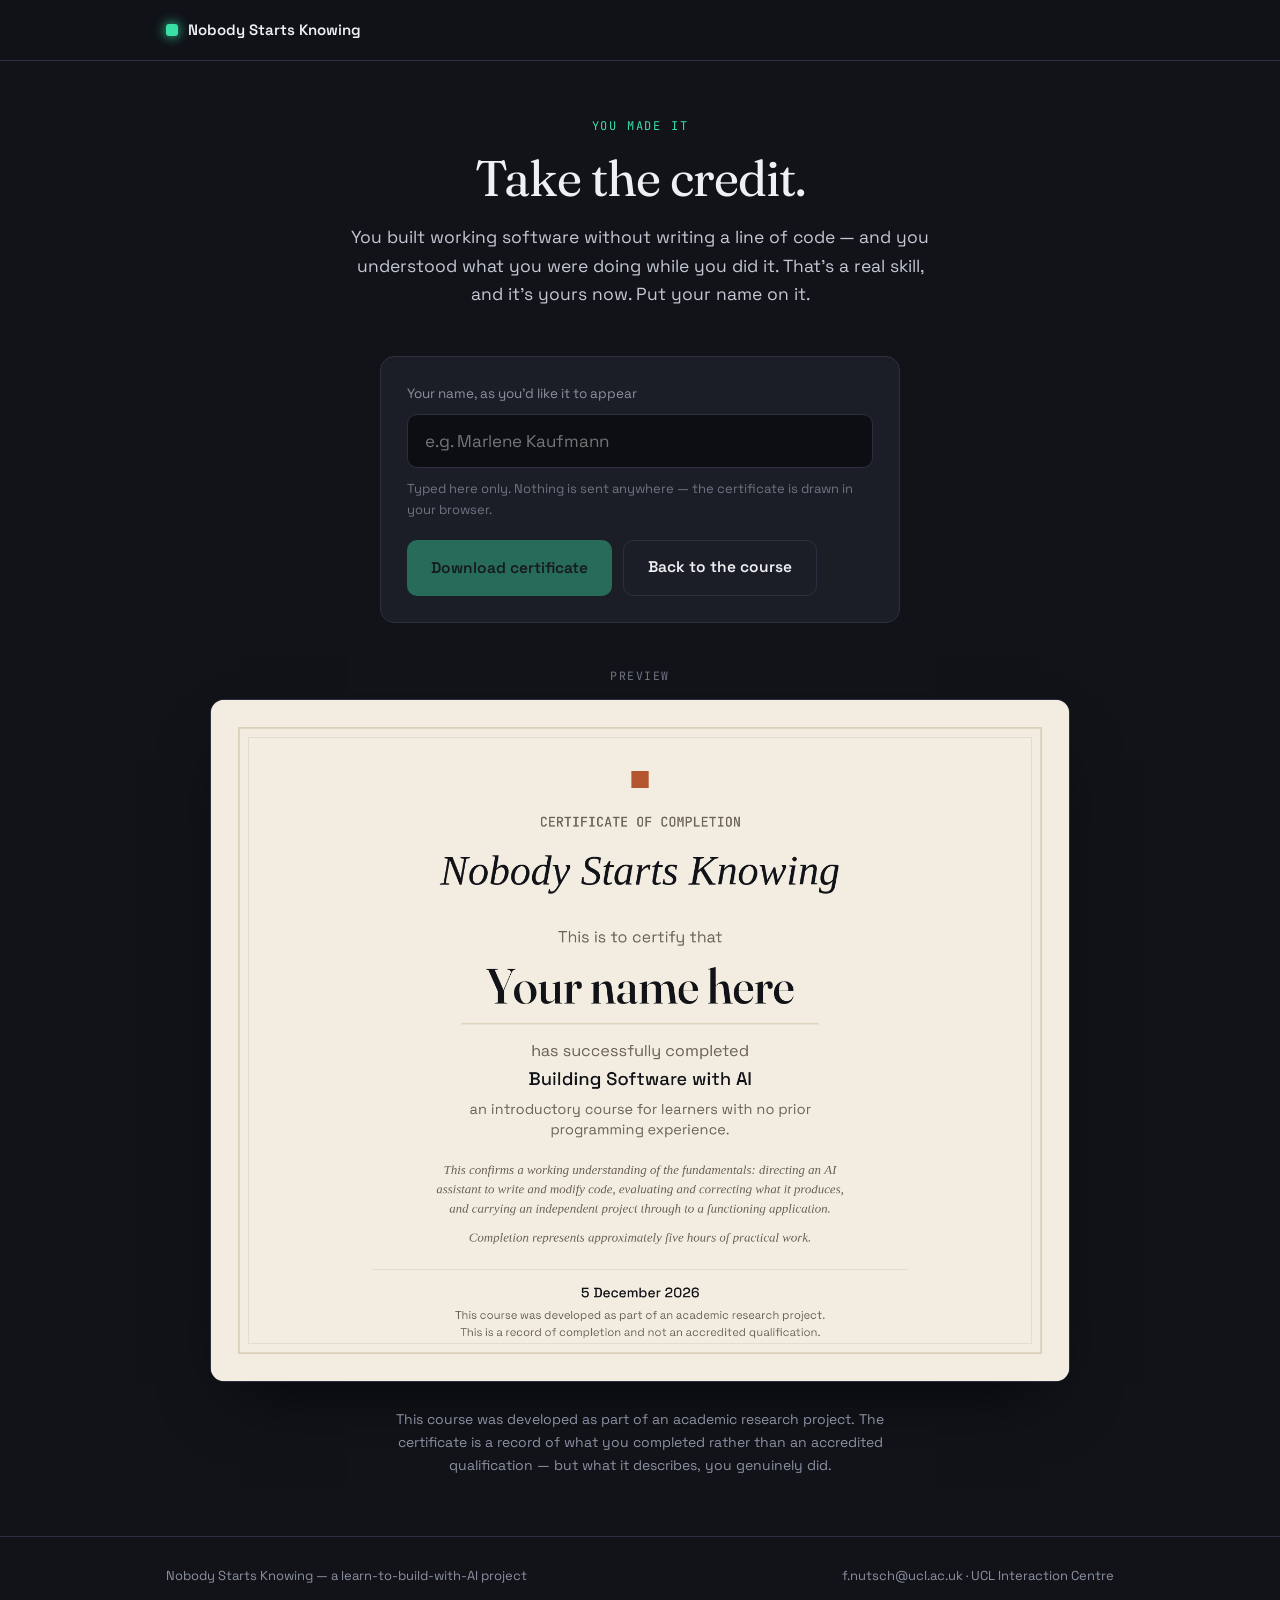
<file: certificate.html>
<!DOCTYPE html>
<html lang="en">
<head>
<meta charset="UTF-8">
<meta name="viewport" content="width=device-width, initial-scale=1.0">
<title>Your certificate</title>
<style>
  :root{
    --ink:#111318; --ink-soft:#1b1e26; --ink-deep:#0c0e13;
    --line:#2c3040; --line-soft:#232733;
    --muted:#8b91a3; --muted-2:#6f7484;
    --play:#39e0a6; --warn:#ffd54a;
    --serif:'Fraunces',Georgia,serif;
    --ui:'Space Grotesk',-apple-system,BlinkMacSystemFont,sans-serif;
    --mono:'JetBrains Mono','SF Mono',monospace;
  }
  *{box-sizing:border-box;margin:0;padding:0}
  @media (prefers-reduced-motion:reduce){*{transition:none!important;animation:none!important}}
  body{background:var(--ink);color:#eef0f4;font-family:var(--ui);line-height:1.62;-webkit-font-smoothing:antialiased}

  header{border-bottom:1px solid var(--line);background:rgba(17,19,24,.92)}
  .bar{max-width:1000px;margin:0 auto;padding:0 26px;height:60px;display:flex;align-items:center;justify-content:space-between}
  .brand{display:flex;align-items:center;gap:10px;font-weight:600;font-size:15px;text-decoration:none;color:#eef0f4}
  .brand .dot{width:12px;height:12px;border-radius:3px;background:var(--play);box-shadow:0 0 12px var(--play)}

  .wrap{max-width:1000px;margin:0 auto;padding:0 26px}
  .intro{padding:56px 0 10px;text-align:center}
  .kicker{font-family:var(--mono);font-size:12px;letter-spacing:.15em;text-transform:uppercase;color:var(--play);margin-bottom:16px}
  h1{font-family:var(--serif);font-weight:400;font-size:clamp(32px,4.6vw,50px);line-height:1.06;letter-spacing:-.02em}
  .lede{margin:18px auto 0;font-size:17.5px;color:#c3c8d4;max-width:54ch}

  /* form */
  .form{margin:38px auto 0;max-width:520px;background:var(--ink-soft);border:1px solid var(--line);
        border-radius:14px;padding:26px}
  label.fl{display:block;font-size:13.5px;color:var(--muted);margin-bottom:9px}
  input[type=text]{width:100%;background:var(--ink-deep);border:1px solid var(--line);border-radius:10px;
                   padding:15px 17px;color:#fff;font-family:var(--ui);font-size:17px;transition:border-color .2s}
  input[type=text]:focus{outline:none;border-color:var(--play)}
  input[type=text]:focus-visible{outline:3px solid var(--warn);outline-offset:2px}
  .hint{margin-top:10px;font-size:13px;color:var(--muted-2)}
  .actions{margin-top:20px;display:flex;gap:11px;flex-wrap:wrap}
  .btn{display:inline-flex;align-items:center;gap:9px;font-family:var(--ui);font-weight:600;font-size:15.5px;
       border:none;cursor:pointer;border-radius:10px;padding:14px 24px;text-decoration:none;transition:transform .15s,opacity .2s}
  .btn-primary{background:var(--play);color:var(--ink)}
  .btn-primary:hover:not(:disabled){transform:translateY(-2px)}
  .btn-primary:disabled{opacity:.4;cursor:default}
  .btn-ghost{background:transparent;color:#eef0f4;border:1px solid var(--line)}
  .btn-ghost:hover{border-color:var(--play)}
  button:focus-visible,a:focus-visible{outline:3px solid var(--warn);outline-offset:3px}

  /* live preview */
  .preview-wrap{margin:44px 0 20px}
  .preview-label{font-family:var(--mono);font-size:11.5px;letter-spacing:.13em;text-transform:uppercase;
                 color:var(--muted-2);text-align:center;margin-bottom:14px}
  .cert-shell{max-width:860px;margin:0 auto;border-radius:14px;overflow:hidden;
              border:1px solid var(--line);box-shadow:0 30px 70px -30px rgba(0,0,0,.8)}
  canvas{display:block;width:100%;height:auto;background:#f3ede1}

  .note{margin:26px auto 0;max-width:56ch;text-align:center;font-size:14px;color:var(--muted)}
  .note strong{color:#c3c8d4}

  footer{border-top:1px solid var(--line);margin-top:60px;padding:28px 0;color:var(--muted);font-size:13px}
  .foot{display:flex;justify-content:space-between;flex-wrap:wrap;gap:12px}
  .foot a{color:var(--muted);text-decoration:none}
  .foot a:hover{color:#fff}
</style>
</head>
<body>

<header>
  <div class="bar">
    <a href="index.html" class="brand"><span class="dot"></span> Nobody Starts Knowing</a>
  </div>
</header>

<div class="wrap">

  <section class="intro">
    <div class="kicker">You made it</div>
    <h1>Take the credit.</h1>
    <p class="lede">You built working software without writing a line of code — and you understood what you were doing while you did it. That's a real skill, and it's yours now. Put your name on it.</p>
  </section>

  <div class="form">
    <label class="fl" for="nameInput">Your name, as you'd like it to appear</label>
    <input type="text" id="nameInput" placeholder="e.g. Marlene Kaufmann" autocomplete="name" maxlength="48">
    <p class="hint">Typed here only. Nothing is sent anywhere — the certificate is drawn in your browser.</p>
    <div class="actions">
      <button class="btn btn-primary" id="downloadBtn" disabled>Download certificate</button>
      <a class="btn btn-ghost" href="index.html">Back to the course</a>
    </div>
  </div>

  <div class="preview-wrap">
    <p class="preview-label">Preview</p>
    <div class="cert-shell">
      <canvas id="cert" width="1600" height="1270" aria-label="Your certificate preview"></canvas>
    </div>
  </div>

  <p class="note">This course was developed as part of an academic research project.
    The certificate is a record of what you completed rather than an accredited
    qualification — but what it describes, you genuinely did.</p>

</div>

<footer>
  <div class="wrap foot">
    <span>Nobody Starts Knowing — a learn-to-build-with-AI project</span>
    <span><a href="mailto:f.nutsch@ucl.ac.uk">f.nutsch@ucl.ac.uk</a> · UCL Interaction Centre</span>
  </div>
</footer>

<script>
(function(){
  var canvas = document.getElementById('cert');
  var ctx = canvas.getContext('2d');
  var input = document.getElementById('nameInput');
  var btn = document.getElementById('downloadBtn');

  var W = canvas.width, H = canvas.height;
  var PAPER = '#f3ede1', INK = '#111318', RUST = '#b4562f',
      MUTED = '#6b6355', LINE = '#d8ccb6';

  function formattedDate(){
    var d = new Date();
    return d.toLocaleDateString('en-GB', { day:'numeric', month:'long', year:'numeric' });
  }

  function draw(name){
    ctx.fillStyle = PAPER;
    ctx.fillRect(0,0,W,H);

    // double rule border
    ctx.strokeStyle = LINE; ctx.lineWidth = 3;
    ctx.strokeRect(52,52,W-104,H-104);
    ctx.lineWidth = 1;
    ctx.strokeRect(70,70,W-140,H-140);

    ctx.textAlign = 'center';

    // small mark
    ctx.fillStyle = RUST;
    ctx.fillRect(W/2-16, 132, 32, 32);

    // eyebrow
    ctx.fillStyle = MUTED;
    ctx.font = '500 25px "JetBrains Mono", monospace';
    ctx.fillText('CERTIFICATE OF COMPLETION', W/2, 236);

    // title
    ctx.fillStyle = INK;
    ctx.font = 'italic 400 78px Fraunces, Georgia, serif';
    ctx.fillText('Nobody Starts Knowing', W/2, 344);

    // lead-in
    ctx.fillStyle = MUTED;
    ctx.font = '400 30px "Space Grotesk", sans-serif';
    ctx.fillText('This is to certify that', W/2, 452);

    // the name, shrunk to fit rather than overflowing
    var shown = (name || '').trim() || 'Your name here';
    ctx.fillStyle = INK;
    var size = 92;
    do {
      ctx.font = '500 ' + size + 'px Fraunces, Georgia, serif';
      size -= 3;
    } while (ctx.measureText(shown).width > W - 320 && size > 34);
    ctx.fillText(shown, W/2, 566);

    // underline under the name
    var nw = Math.min(ctx.measureText(shown).width + 90, W - 260);
    ctx.strokeStyle = LINE; ctx.lineWidth = 2;
    ctx.beginPath();
    ctx.moveTo(W/2 - nw/2, 604); ctx.lineTo(W/2 + nw/2, 604); ctx.stroke();

    // body
    ctx.fillStyle = MUTED;
    ctx.font = '400 30px "Space Grotesk", sans-serif';
    ctx.fillText('has successfully completed', W/2, 664);

    ctx.fillStyle = INK;
    ctx.font = '500 34px "Space Grotesk", sans-serif';
    ctx.fillText('Building Software with AI', W/2, 718);

    ctx.fillStyle = MUTED;
    ctx.font = '400 27px "Space Grotesk", sans-serif';
    ctx.fillText('an introductory course for learners with no prior', W/2, 772);
    ctx.fillText('programming experience.', W/2, 810);

    // what completion attests to
    ctx.fillStyle = MUTED;
    ctx.font = 'italic 400 24px Fraunces, Georgia, serif';
    ctx.fillText('This confirms a working understanding of the fundamentals: directing an AI', W/2, 884);
    ctx.fillText('assistant to write and modify code, evaluating and correcting what it produces,', W/2, 920);
    ctx.fillText('and carrying an independent project through to a functioning application.', W/2, 956);

    ctx.font = 'italic 400 24px Fraunces, Georgia, serif';
    ctx.fillText('Completion represents approximately five hours of practical work.', W/2, 1010);

    // footer line
    ctx.strokeStyle = LINE; ctx.lineWidth = 1;
    ctx.beginPath(); ctx.moveTo(300, 1062); ctx.lineTo(W-300, 1062); ctx.stroke();

    ctx.fillStyle = INK;
    ctx.font = '500 26px "Space Grotesk", sans-serif';
    ctx.fillText(formattedDate(), W/2, 1114);

    ctx.fillStyle = MUTED;
    ctx.font = '400 21px "Space Grotesk", sans-serif';
    ctx.fillText('This course was developed as part of an academic research project.', W/2, 1154);
    ctx.fillText('This is a record of completion and not an accredited qualification.', W/2, 1186);
  }

  function safeFileName(name){
    var base = (name || 'certificate').trim().replace(/[^a-zA-Z0-9 _-]/g, '').replace(/\s+/g, '-');
    return (base || 'certificate') + '-nobody-starts-knowing.png';
  }

  input.addEventListener('input', function(){
    draw(input.value);
    btn.disabled = input.value.trim().length === 0;
  });

  input.addEventListener('keydown', function(e){
    if (e.key === 'Enter' && !btn.disabled) btn.click();
  });

  btn.addEventListener('click', function(){
    draw(input.value);
    canvas.toBlob(function(blob){
      var url = URL.createObjectURL(blob);
      var a = document.createElement('a');
      a.href = url;
      a.download = safeFileName(input.value);
      document.body.appendChild(a);
      a.click();
      document.body.removeChild(a);
      setTimeout(function(){ URL.revokeObjectURL(url); }, 1000);
    }, 'image/png');
  });

  // Web fonts land after first paint; redraw once they are ready.
  draw('');
  if (document.fonts && document.fonts.ready) {
    document.fonts.ready.then(function(){ draw(input.value); });
  }
})();
</script>
<link href="https://fonts.googleapis.com/css2?family=Fraunces:ital,opsz,wght@0,9..144,400;0,9..144,500;1,9..144,400&family=Space+Grotesk:wght@400;500;600&family=JetBrains+Mono:wght@400;500&display=swap" rel="stylesheet">
</body>
</html>
</file>
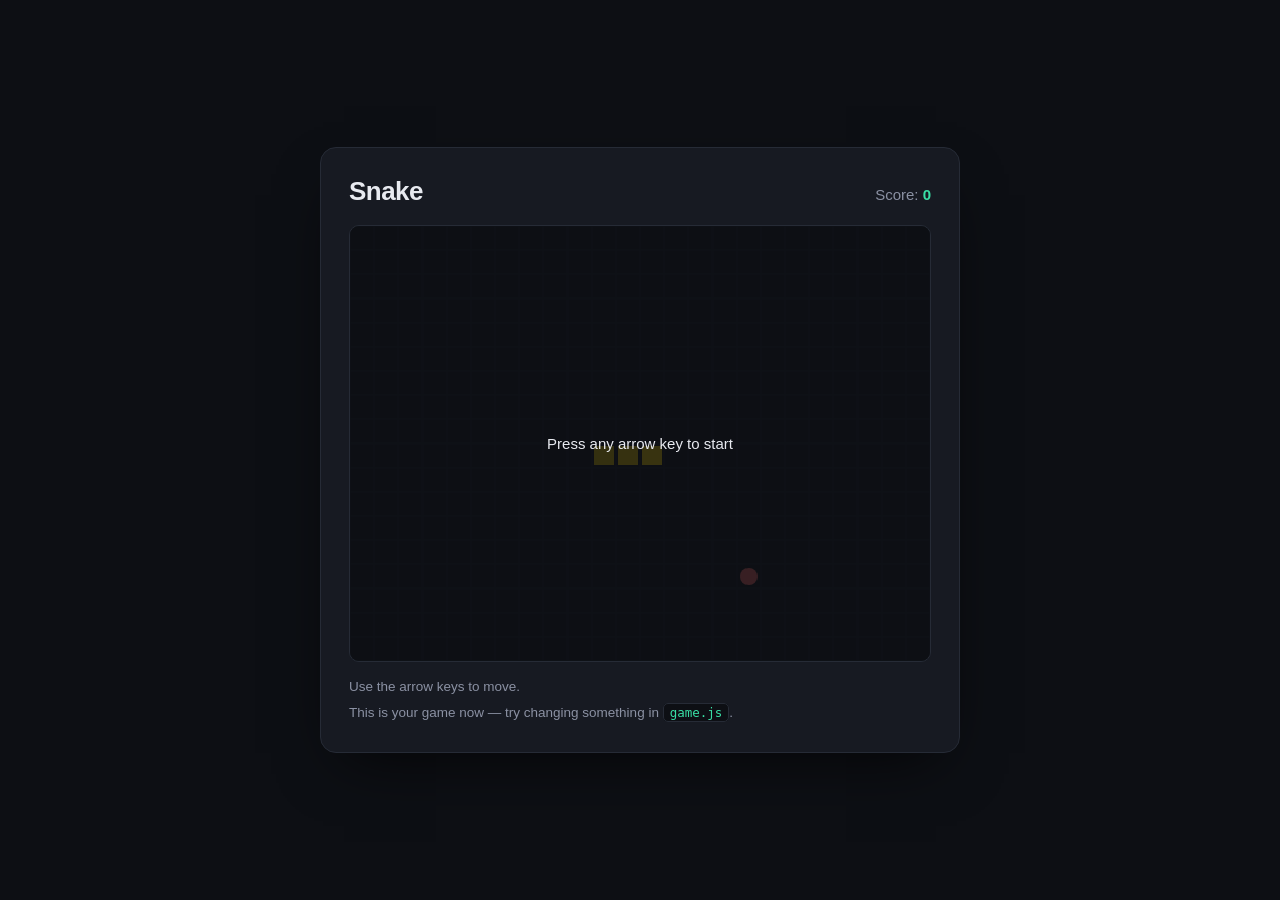
<file: game.html>
<!DOCTYPE html>
<html lang="en">
<head>
  <meta charset="UTF-8" />
  <meta name="viewport" content="width=device-width, initial-scale=1.0" />
  <title>My Snake Game</title>
  <script>
    // Load the stylesheet with a unique number too, for the same reason as
    // the script at the bottom of this file: so changes always show up.
    document.write(
      '<link rel="stylesheet" href="style.css?v=' + Date.now() + '">'
    );
  </script>
</head>
<body>

  <main>
    <header>
      <h1>Snake</h1>
      <p class="score-line">Score: <span id="score">0</span></p>
    </header>

    <div class="board-wrap">
      <canvas id="board"></canvas>
      <div id="overlay">
        <p id="overlay-text">Press any arrow key to start</p>
      </div>
    </div>

    <footer>
      <p>Use the arrow keys to move.</p>
      <p class="hint">This is your game now — try changing something in <code>game.js</code>.</p>
    </footer>
  </main>

  <script>
    // Browsers like to hold on to old copies of files. That would mean you
    // change something, refresh, and still see the old version -- which looks
    // like your change did not work. Adding a unique number to the file name
    // each time makes the browser treat it as a brand new file, every time.
    (function () {
      var script = document.createElement("script");
      script.src = "game.js?v=" + Date.now();
      document.body.appendChild(script);
    })();
  </script>
</body>
</html>
</file>
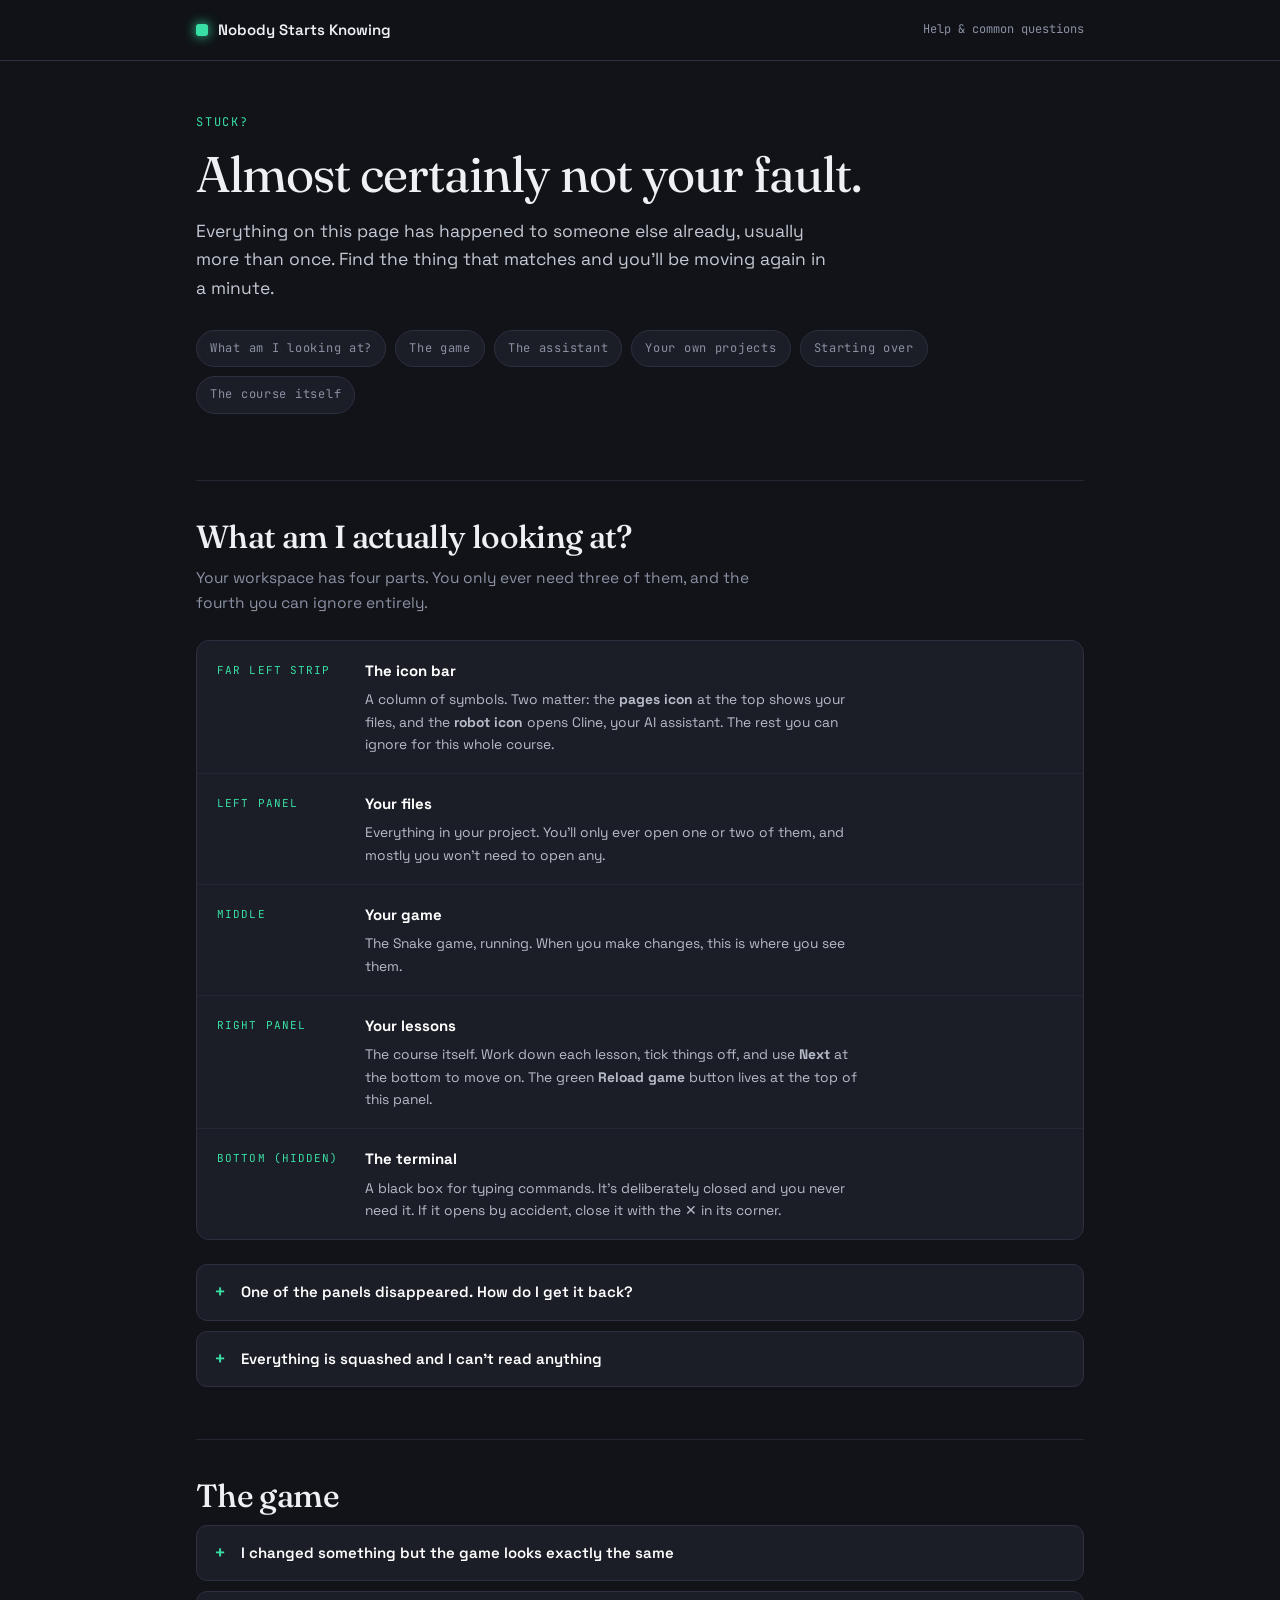
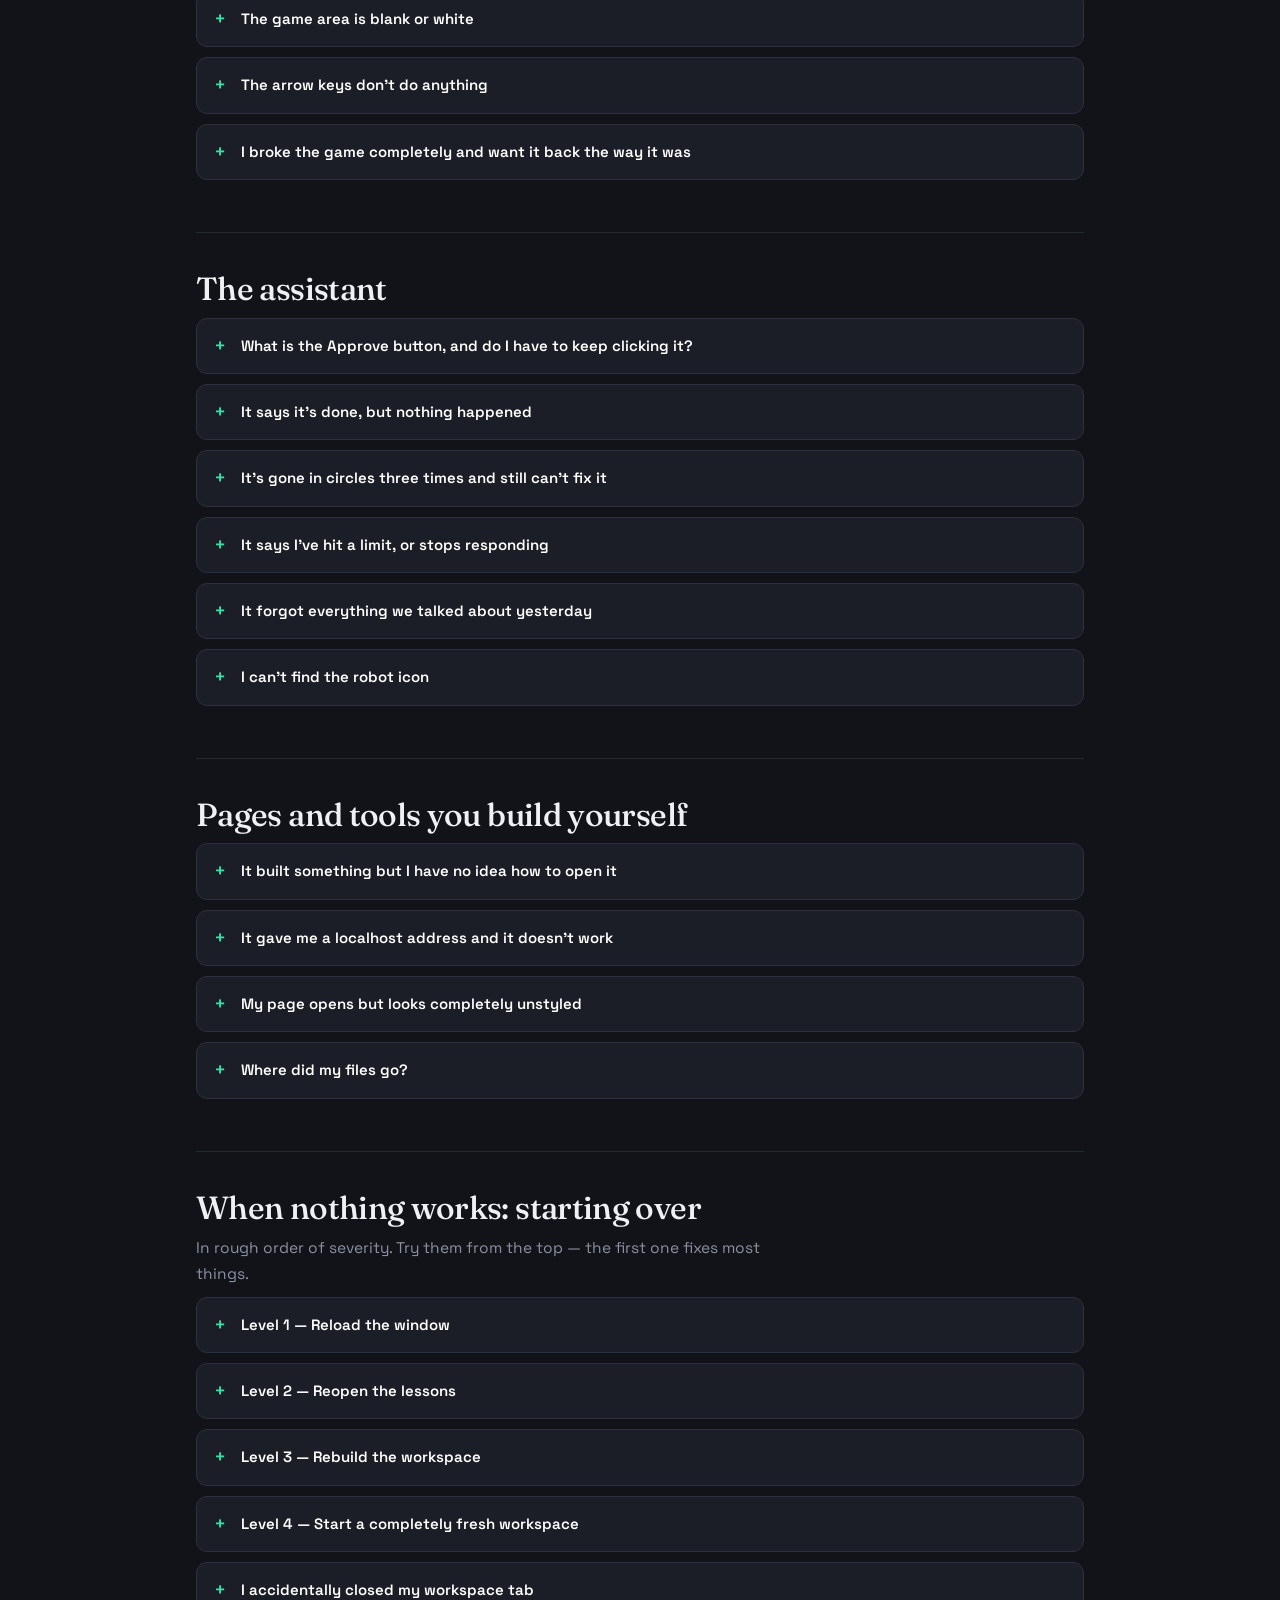
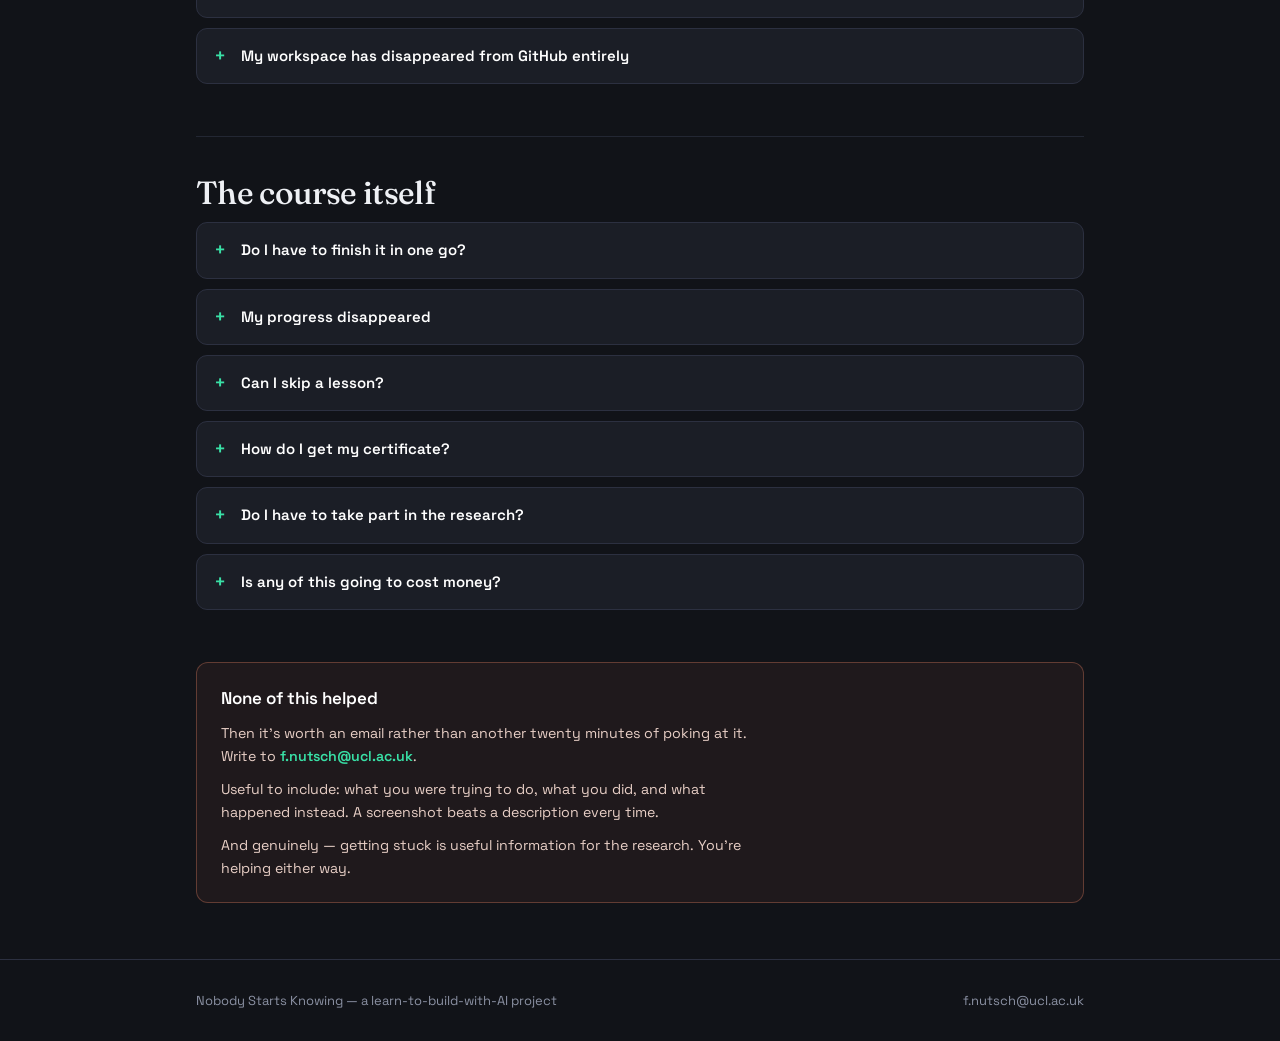
<file: help.html>
<!DOCTYPE html>
<html lang="en">
<head>
<meta charset="UTF-8">
<meta name="viewport" content="width=device-width, initial-scale=1.0">
<title>Help — questions and stuck points</title>
<style>
  :root{
    --ink:#111318; --ink-soft:#1b1e26; --ink-deep:#0c0e13;
    --line:#2c3040; --line-soft:#232733;
    --muted:#8b91a3; --muted-2:#6f7484;
    --play:#39e0a6; --warn:#ffd54a; --alert:#ff8a6b;
    --serif:'Fraunces',Georgia,serif;
    --ui:'Space Grotesk',-apple-system,BlinkMacSystemFont,sans-serif;
    --mono:'JetBrains Mono','SF Mono',monospace;
  }
  *{box-sizing:border-box;margin:0;padding:0}
  html{scroll-behavior:smooth}
  @media (prefers-reduced-motion:reduce){html{scroll-behavior:auto}*{animation:none!important;transition:none!important}}
  body{background:var(--ink);color:#eef0f4;font-family:var(--ui);line-height:1.62;-webkit-font-smoothing:antialiased}

  header{position:sticky;top:0;z-index:60;background:rgba(17,19,24,.93);backdrop-filter:blur(12px);border-bottom:1px solid var(--line)}
  .bar{max-width:940px;margin:0 auto;padding:0 26px;height:60px;display:flex;align-items:center;justify-content:space-between}
  .brand{display:flex;align-items:center;gap:10px;font-weight:600;font-size:15px;text-decoration:none;color:#eef0f4}
  .brand .dot{width:12px;height:12px;border-radius:3px;background:var(--play);box-shadow:0 0 12px var(--play)}
  .barnote{font-family:var(--mono);font-size:12px;color:var(--muted)}
  @media(max-width:640px){.barnote{display:none}}

  .wrap{max-width:940px;margin:0 auto;padding:0 26px}

  .intro{padding:52px 0 24px}
  .kicker{font-family:var(--mono);font-size:12px;letter-spacing:.15em;text-transform:uppercase;color:var(--play);margin-bottom:16px}
  h1{font-family:var(--serif);font-weight:400;font-size:clamp(32px,4.8vw,50px);line-height:1.05;letter-spacing:-.02em}
  .lede{margin-top:16px;font-size:17.5px;color:#c3c8d4;max-width:58ch}

  /* jump links */
  .jump{margin:28px 0 8px;display:flex;gap:9px;flex-wrap:wrap}
  .jump a{font-family:var(--mono);font-size:12px;letter-spacing:.06em;text-decoration:none;
          color:var(--muted);background:var(--ink-soft);border:1px solid var(--line);
          padding:8px 13px;border-radius:20px;transition:all .16s}
  .jump a:hover{color:var(--play);border-color:var(--play);transform:translateY(-1px)}

  section.block{padding:38px 0 8px;border-top:1px solid var(--line-soft);margin-top:34px}
  section.block:first-of-type{border-top:none;margin-top:0}
  h2{font-family:var(--serif);font-weight:500;font-size:clamp(24px,3.2vw,32px);letter-spacing:-.02em;line-height:1.15}
  .sublede{margin-top:10px;font-size:15.5px;color:var(--muted);max-width:58ch}

  /* window map */
  .map{margin:24px 0;border:1px solid var(--line);border-radius:13px;overflow:hidden;background:var(--ink-soft)}
  .map-row{display:flex;gap:16px;padding:18px 20px;border-bottom:1px solid var(--line-soft);align-items:flex-start}
  .map-row:last-child{border-bottom:none}
  .map-where{flex-shrink:0;width:132px;font-family:var(--mono);font-size:11px;letter-spacing:.1em;
             text-transform:uppercase;color:var(--play);padding-top:3px}
  @media(max-width:640px){.map-row{flex-direction:column;gap:6px}.map-where{width:auto}}
  .map-what b{display:block;font-size:15px;color:#fff;margin-bottom:5px}
  .map-what p{font-size:13.8px;color:#b7bcc9;max-width:56ch}

  /* Q&A */
  details.qa{margin:10px 0;border:1px solid var(--line);border-radius:11px;background:var(--ink-soft);overflow:hidden;transition:border-color .2s}
  details.qa:hover{border-color:var(--muted-2)}
  details.qa[open]{border-color:rgba(57,224,166,.35)}
  details.qa summary{cursor:pointer;list-style:none;padding:15px 18px;font-size:15px;font-weight:600;
                     color:#fff;display:flex;align-items:flex-start;gap:11px}
  details.qa summary::-webkit-details-marker{display:none}
  details.qa summary::before{content:"+";font-family:var(--mono);font-size:17px;color:var(--play);
                             width:15px;flex-shrink:0;line-height:1.3}
  details.qa[open] summary::before{content:"−"}
  details.qa summary:hover{color:var(--play)}
  details.qa summary:focus-visible{outline:2px solid var(--warn);outline-offset:-2px}
  .qa-body{padding:2px 20px 18px 44px;border-top:1px solid var(--line-soft);margin-top:2px;padding-top:15px}
  .qa-body p{font-size:14.2px;color:#b7bcc9;margin-bottom:11px;max-width:60ch}
  .qa-body p:last-child{margin-bottom:0}
  .qa-body strong{color:#fff}
  .qa-body em{font-style:normal;color:#d6dbe4}
  .qa-body ul,.qa-body ol{padding-left:20px;margin-bottom:12px;color:#b7bcc9;max-width:60ch}
  .qa-body li{font-size:14.2px;margin-bottom:7px}
  code{font-family:var(--mono);font-size:13px;background:var(--ink-deep);border:1px solid var(--line);
       border-radius:5px;padding:2px 7px;color:var(--play)}
  pre.cmd{background:var(--ink-deep);border:1px solid var(--line);border-left:3px solid var(--play);
          border-radius:7px;padding:12px 15px;margin:11px 0;overflow-x:auto;
          font-family:var(--mono);font-size:13px;color:var(--play);line-height:1.7;white-space:pre}

  .callout{margin:18px 0;border:1px solid var(--line);border-left:3px solid var(--warn);
           background:rgba(255,213,74,.05);border-radius:0 11px 11px 0;padding:16px 20px;max-width:62ch}
  .callout b{display:block;color:#fff;font-size:14.5px;margin-bottom:6px}
  .callout p{font-size:13.8px;color:#c9c2ad;margin:0}

  .lastresort{margin:34px 0 10px;border:1px solid rgba(255,138,107,.3);background:rgba(255,138,107,.06);
              border-radius:12px;padding:22px 24px}
  .lastresort h3{font-size:17px;font-weight:600;color:#fff;margin-bottom:9px}
  .lastresort p{font-size:14.2px;color:#e8cfc6;margin-bottom:10px;max-width:60ch}
  .lastresort p:last-child{margin-bottom:0}
  .lastresort a{color:var(--play);text-decoration:none;font-weight:600}
  .lastresort a:hover{text-decoration:underline}

  footer{border-top:1px solid var(--line);margin-top:56px;padding:30px 0;color:var(--muted);font-size:13px}
  .foot{display:flex;justify-content:space-between;flex-wrap:wrap;gap:12px}
  .foot a{color:var(--muted);text-decoration:none}
  .foot a:hover{color:#fff}
  a:focus-visible,summary:focus-visible{outline:3px solid var(--warn);outline-offset:3px}
</style>
</head>
<body>

<header>
  <div class="bar">
    <a href="index.html" class="brand"><span class="dot"></span> Nobody Starts Knowing</a>
    <span class="barnote">Help &amp; common questions</span>
  </div>
</header>

<div class="wrap">

  <section class="intro">
    <div class="kicker">Stuck?</div>
    <h1>Almost certainly not your fault.</h1>
    <p class="lede">Everything on this page has happened to someone else already, usually more than once. Find the thing that matches and you'll be moving again in a minute.</p>

    <div class="jump">
      <a href="#layout">What am I looking at?</a>
      <a href="#game">The game</a>
      <a href="#cline">The assistant</a>
      <a href="#projects">Your own projects</a>
      <a href="#restart">Starting over</a>
      <a href="#course">The course itself</a>
    </div>
  </section>

  <!-- ============================================ LAYOUT -->
  <section class="block" id="layout">
    <h2>What am I actually looking at?</h2>
    <p class="sublede">Your workspace has four parts. You only ever need three of them, and the fourth you can ignore entirely.</p>

    <div class="map">
      <div class="map-row">
        <span class="map-where">Far left strip</span>
        <div class="map-what">
          <b>The icon bar</b>
          <p>A column of symbols. Two matter: the <strong>pages icon</strong> at the top shows your files, and the <strong>robot icon</strong> opens Cline, your AI assistant. The rest you can ignore for this whole course.</p>
        </div>
      </div>
      <div class="map-row">
        <span class="map-where">Left panel</span>
        <div class="map-what">
          <b>Your files</b>
          <p>Everything in your project. You'll only ever open one or two of them, and mostly you won't need to open any.</p>
        </div>
      </div>
      <div class="map-row">
        <span class="map-where">Middle</span>
        <div class="map-what">
          <b>Your game</b>
          <p>The Snake game, running. When you make changes, this is where you see them.</p>
        </div>
      </div>
      <div class="map-row">
        <span class="map-where">Right panel</span>
        <div class="map-what">
          <b>Your lessons</b>
          <p>The course itself. Work down each lesson, tick things off, and use <strong>Next</strong> at the bottom to move on. The green <strong>Reload game</strong> button lives at the top of this panel.</p>
        </div>
      </div>
      <div class="map-row">
        <span class="map-where">Bottom (hidden)</span>
        <div class="map-what">
          <b>The terminal</b>
          <p>A black box for typing commands. It's deliberately closed and you never need it. If it opens by accident, close it with the ✕ in its corner.</p>
        </div>
      </div>
    </div>

    <details class="qa">
      <summary>One of the panels disappeared. How do I get it back?</summary>
      <div class="qa-body">
        <p><strong>The lessons:</strong> press <code>F1</code>, type <em>Course: Open lessons</em> and press enter.</p>
        <p><strong>The assistant:</strong> click the robot icon in the far-left strip, or press <code>F1</code> and type <em>Cline</em>.</p>
        <p><strong>The files:</strong> click the pages icon at the very top of the far-left strip.</p>
        <p><strong>The game:</strong> it comes back with the lessons — use the <em>Course: Open lessons</em> command above.</p>
      </div>
    </details>

    <details class="qa">
      <summary>Everything is squashed and I can't read anything</summary>
      <div class="qa-body">
        <p>You can drag the dividing lines between panels to resize them. Grab the line between two panels and pull.</p>
        <p>On a small screen, close the file list (click the pages icon to toggle it off) — that alone usually frees enough room.</p>
      </div>
    </details>
  </section>

  <!-- ============================================ GAME -->
  <section class="block" id="game">
    <h2>The game</h2>

    <details class="qa">
      <summary>I changed something but the game looks exactly the same</summary>
      <div class="qa-body">
        <p>This is the single most common one, and there are only three causes.</p>
        <ol>
          <li><strong>You didn't press Reload.</strong> The green <strong>Reload game</strong> button at the top right of the lessons panel. The game doesn't refresh by itself.</li>
          <li><strong>The file wasn't saved.</strong> If you edited by hand, press <code>Ctrl</code>+<code>S</code> (Mac: <code>Cmd</code>+<code>S</code>). An unsaved file shows a dot instead of an ✕ on its tab.</li>
          <li><strong>The change didn't land.</strong> Tell the assistant plainly: <em>"I reloaded but the game looks unchanged."</em> Don't assume you did something wrong — this is a normal thing to report.</li>
        </ol>
      </div>
    </details>

    <details class="qa">
      <summary>The game area is blank or white</summary>
      <div class="qa-body">
        <p>Press <strong>Reload game</strong> first. If that doesn't do it, the change probably broke something.</p>
        <p>Tell the assistant exactly that: <em>"the game is blank after your last change, please undo it."</em> It knows what it just did and can put it back.</p>
      </div>
    </details>

    <details class="qa">
      <summary>The arrow keys don't do anything</summary>
      <div class="qa-body">
        <p><strong>Click on the game first.</strong> Keyboard presses go to whichever panel you last clicked, so if you were typing in the lessons or in Cline, that's where your arrow keys are going.</p>
        <p>Click once on the game board itself, then try again.</p>
      </div>
    </details>

    <details class="qa">
      <summary>I broke the game completely and want it back the way it was</summary>
      <div class="qa-body">
        <p>Nothing here is permanent. Ask the assistant:</p>
        <p><em>"Please undo your last change and put the game back the way it was."</em></p>
        <p>If several changes have piled up and it's all a mess, ask it to go further back:</p>
        <p><em>"Please restore game.js to how it was before we started this conversation."</em></p>
      </div>
    </details>
  </section>

  <!-- ============================================ CLINE -->
  <section class="block" id="cline">
    <h2>The assistant</h2>

    <details class="qa">
      <summary>What is the Approve button, and do I have to keep clicking it?</summary>
      <div class="qa-body">
        <p>Cline never changes your files without asking. Before each edit it shows what it plans to do and waits for you to press <strong>Approve</strong>.</p>
        <p>That's a safety feature: nothing happens to your project that you didn't agree to, and you can stop a long task halfway if it's going the wrong way.</p>
        <p>If the clicking gets tedious, turn on <strong>Auto-approve</strong> at the top of the Cline panel. It then carries out whole tasks without stopping. Most people switch it on after the first few changes.</p>
        <p><strong>Our suggestion:</strong> approve by hand at first so you can see what it actually does. Once that stops being interesting, turn it on.</p>
      </div>
    </details>

    <details class="qa">
      <summary>It says it's done, but nothing happened</summary>
      <div class="qa-body">
        <p>Press <strong>Reload game</strong>. That's it nine times out of ten.</p>
        <p>If it really is unchanged, say so plainly: <em>"I reloaded and it looks the same — can you check what actually changed?"</em></p>
        <p>The assistant cannot see your screen. What you observed is the single most useful thing you can give it.</p>
      </div>
    </details>

    <details class="qa">
      <summary>It's gone in circles three times and still can't fix it</summary>
      <div class="qa-body">
        <p>Stop the loop and start a <strong>new conversation</strong> — the <code>+</code> at the top of the Cline panel.</p>
        <p>A fresh conversation has no memory of the failed attempts, so it approaches the problem cleanly instead of defending its earlier answers. This works surprisingly often.</p>
        <p>In the new conversation, describe the goal rather than the failures: what you want, not what went wrong.</p>
      </div>
    </details>

    <details class="qa">
      <summary>It says I've hit a limit, or stops responding</summary>
      <div class="qa-body">
        <p>You're on a free model, which has a cap on how much you can ask for in a period. Hitting it is normal on a big task and doesn't mean anything is broken.</p>
        <p>Two things help:</p>
        <ul>
          <li><strong>Ask for smaller pieces.</strong> One change at a time instead of five.</li>
          <li><strong>Start a fresh conversation</strong> when you move to a new task, rather than carrying a long history around.</li>
        </ul>
        <p>Otherwise, wait a while and try again.</p>
      </div>
    </details>

    <details class="qa">
      <summary>It forgot everything we talked about yesterday</summary>
      <div class="qa-body">
        <p>Expected. This assistant starts each conversation fresh — it has no memory of earlier ones. It can still read your files, so it knows the state of your project, just not the discussion.</p>
        <p>Simply tell it what you're working on at the start. One sentence is plenty.</p>
      </div>
    </details>

    <details class="qa">
      <summary>I can't find the robot icon</summary>
      <div class="qa-body">
        <p>Press <code>F1</code>, type <em>Cline</em>, and choose the option to open it.</p>
        <p>Two things to watch for: some icons hide behind a <code>…</code> at the bottom of the strip, and there may be a second assistant called <strong>Copilot</strong> on screen. Copilot is not the one this course uses — look for the robot.</p>
      </div>
    </details>
  </section>

  <!-- ============================================ PROJECTS -->
  <section class="block" id="projects">
    <h2>Pages and tools you build yourself</h2>

    <details class="qa">
      <summary>It built something but I have no idea how to open it</summary>
      <div class="qa-body">
        <p>Very common, and easily solved — just ask:</p>
        <p><em>"I don't understand how to open the page you just made. Please give me the full web address I can click, and open it yourself in the editor next to my game."</em></p>
        <p>The assistant built the file but has no way of knowing you can't find it. Telling it so is the fix.</p>
      </div>
    </details>

    <details class="qa">
      <summary>It gave me a localhost address and it doesn't work</summary>
      <div class="qa-body">
        <p>Right — and this one confuses everyone.</p>
        <p>Your workspace runs on a computer in the cloud, not on your own machine. <code>localhost</code> means "this computer", so from your browser it points at the wrong place entirely.</p>
        <p>Ask for the forwarded address instead:</p>
        <p><em>"localhost doesn't work because this is a cloud workspace. Please give me the forwarded address for port 8080."</em></p>
        <p>That gives you a long address ending in <code>.app.github.dev</code>, which does work.</p>
      </div>
    </details>

    <details class="qa">
      <summary>My page opens but looks completely unstyled</summary>
      <div class="qa-body">
        <p>Usually the styling lives in a separate file that isn't being found. Tell the assistant what you see:</p>
        <p><em>"The page opens but has no styling at all — just plain text on white. Can you check the files are linked correctly?"</em></p>
      </div>
    </details>

    <details class="qa">
      <summary>Where did my files go?</summary>
      <div class="qa-body">
        <p>Look in the file list on the left. New files appear there as soon as they're created — you may need to open a folder by clicking the little arrow beside it.</p>
        <p>If you can't spot it, ask: <em>"where exactly did you put the files you just created?"</em></p>
        <p>To avoid the problem next time, tell it where to work up front: <em>"work in the folder final-project/game and create the files there."</em></p>
      </div>
    </details>
  </section>

  <!-- ============================================ RESTART -->
  <section class="block" id="restart">
    <h2>When nothing works: starting over</h2>
    <p class="sublede">In rough order of severity. Try them from the top — the first one fixes most things.</p>

    <details class="qa">
      <summary>Level 1 — Reload the window</summary>
      <div class="qa-body">
        <p>Press <code>F1</code>, type <em>Developer: Reload Window</em>, press enter.</p>
        <p>This restarts the editor without losing anything. Your files, your progress and your project are untouched. It fixes panels that have got stuck or disappeared.</p>
      </div>
    </details>

    <details class="qa">
      <summary>Level 2 — Reopen the lessons</summary>
      <div class="qa-body">
        <p>If the lessons panel is gone or behaving oddly: press <code>F1</code>, type <em>Course: Open lessons</em>, press enter.</p>
        <p>Your ticked-off tasks come back automatically — progress is saved in your project, not in the panel.</p>
      </div>
    </details>

    <details class="qa">
      <summary>Level 3 — Rebuild the workspace</summary>
      <div class="qa-body">
        <p>Press <code>F1</code>, type <em>Codespaces: Rebuild Container</em>, press enter. It takes a minute or two.</p>
        <p>This rebuilds the environment around your files. Your work is kept. Use it if things are broken in a way a window reload didn't fix.</p>
      </div>
    </details>

    <details class="qa">
      <summary>Level 4 — Start a completely fresh workspace</summary>
      <div class="qa-body">
        <p>The nuclear option, and sometimes the fastest.</p>
        <ol>
          <li>Go to <code>github.com</code> and open the project repository</li>
          <li>Click the green <strong>Code</strong> button, then the <strong>Codespaces</strong> tab</li>
          <li>Find your existing workspace, click the <code>…</code> next to it and choose <strong>Delete</strong></li>
          <li>Then click <strong>Create codespace on main</strong> to start clean</li>
        </ol>
        <div class="callout">
          <b>This deletes your changes</b>
          <p>Anything you built in that workspace goes with it, unless you saved it to GitHub first. If you've built something you want to keep, ask the assistant to commit and push it before you delete anything.</p>
        </div>
        <p>Your course progress and certificate eligibility are <strong>not</strong> affected — those follow your account, not the workspace.</p>
      </div>
    </details>

    <details class="qa">
      <summary>I accidentally closed my workspace tab</summary>
      <div class="qa-body">
        <p>Nothing is lost. Go to <code>github.com/codespaces</code>, find it in the list and click it. It picks up exactly where you left off.</p>
      </div>
    </details>

    <details class="qa">
      <summary>My workspace has disappeared from GitHub entirely</summary>
      <div class="qa-body">
        <p>GitHub removes workspaces that haven't been used for a long time. If yours is gone, create a new one from the project — you'll start the course fresh.</p>
        <p>To avoid this with anything you care about, ask the assistant to push your work to GitHub when you finish a session. Then it lives in your account rather than in a temporary workspace.</p>
      </div>
    </details>
  </section>

  <!-- ============================================ COURSE -->
  <section class="block" id="course">
    <h2>The course itself</h2>

    <details class="qa">
      <summary>Do I have to finish it in one go?</summary>
      <div class="qa-body">
        <p>No. Close it whenever you like and come back — your ticked-off tasks and quiz answers are saved and the course reopens at the first lesson you haven't finished.</p>
        <p>Most people do it across two or three sittings.</p>
      </div>
    </details>

    <details class="qa">
      <summary>My progress disappeared</summary>
      <div class="qa-body">
        <p>If you're in a <strong>different workspace</strong> than before — a new one, or a rebuilt one — that's why. Progress is stored in the workspace.</p>
        <p>Nothing is broken and the certificate doesn't depend on it. Tick things off as you go past them and carry on.</p>
      </div>
    </details>

    <details class="qa">
      <summary>Can I skip a lesson?</summary>
      <div class="qa-body">
        <p>Yes. <strong>Next</strong> is never blocked and nothing is locked. If a lesson is too easy or doesn't interest you, move on.</p>
        <p>The one worth not skipping is <strong>lesson 4, on checking the work</strong>. It's the one that stops projects quietly falling apart.</p>
      </div>
    </details>

    <details class="qa">
      <summary>How do I get my certificate?</summary>
      <div class="qa-body">
        <p>Work through to the last page and use the <strong>Get your certificate</strong> button. Type your name, and it downloads.</p>
        <p>It's drawn in your browser — your name is never sent anywhere.</p>
      </div>
    </details>

    <details class="qa">
      <summary>Do I have to take part in the research?</summary>
      <div class="qa-body">
        <p>No, and it makes no difference to the course. Choosing "no thanks" gives you exactly the same lessons and the same certificate.</p>
        <p>You can also change your mind later: go back to the first page and choose differently. Choosing "no" deletes everything collected up to that point.</p>
      </div>
    </details>

    <details class="qa">
      <summary>Is any of this going to cost money?</summary>
      <div class="qa-body">
        <p>No. The GitHub account, the workspace and the assistant are all on free tiers, and no payment details are needed at any point.</p>
        <p>The only limit you might meet is the assistant's usage cap on a long task, which is a waiting matter and not a paying one.</p>
      </div>
    </details>
  </section>

  <div class="lastresort">
    <h3>None of this helped</h3>
    <p>Then it's worth an email rather than another twenty minutes of poking at it. Write to <a href="mailto:f.nutsch@ucl.ac.uk">f.nutsch@ucl.ac.uk</a>.</p>
    <p>Useful to include: what you were trying to do, what you did, and what happened instead. A screenshot beats a description every time.</p>
    <p>And genuinely — getting stuck is useful information for the research. You're helping either way.</p>
  </div>

</div>

<footer>
  <div class="wrap foot">
    <span>Nobody Starts Knowing — a learn-to-build-with-AI project</span>
    <span><a href="mailto:f.nutsch@ucl.ac.uk">f.nutsch@ucl.ac.uk</a></span>
  </div>
</footer>

<link href="https://fonts.googleapis.com/css2?family=Fraunces:ital,opsz,wght@0,9..144,400;0,9..144,500;1,9..144,400&family=Space+Grotesk:wght@400;500;600&family=JetBrains+Mono:wght@400;500&display=swap" rel="stylesheet">
</body>
</html>
</file>
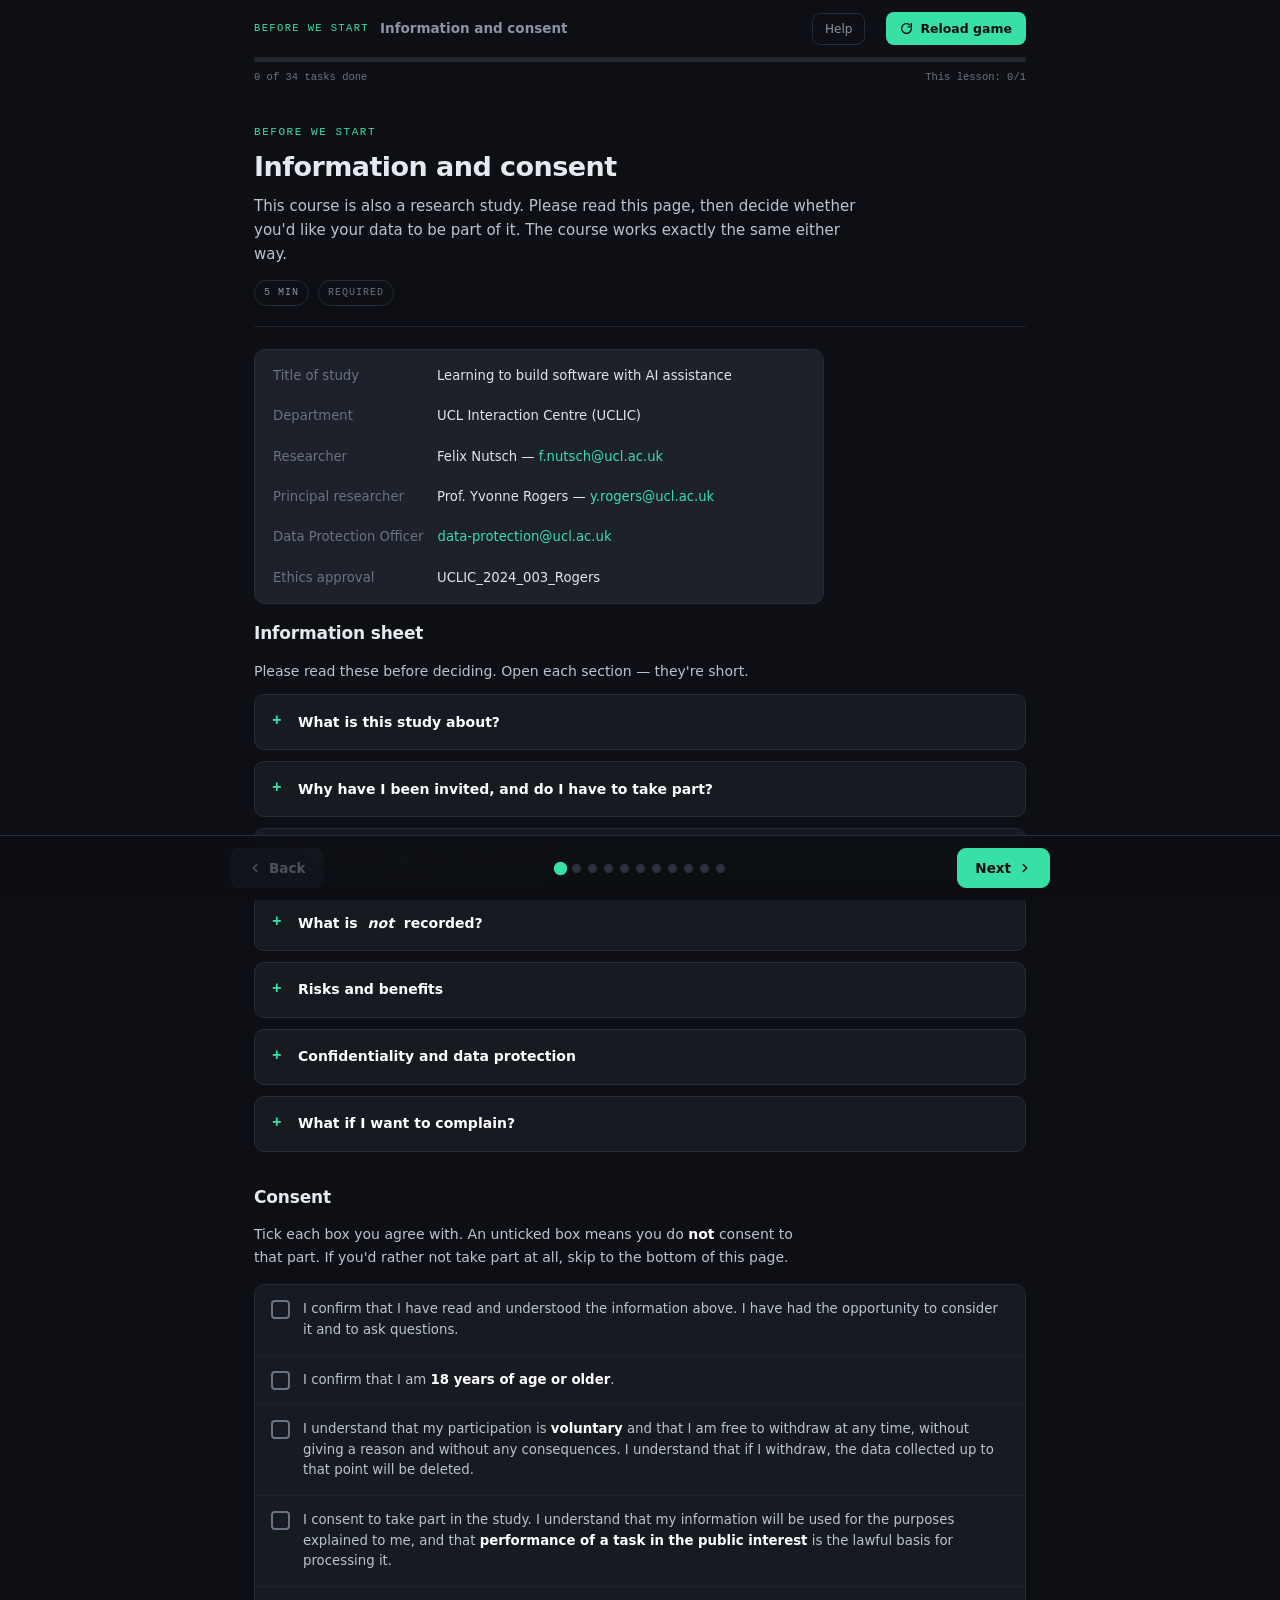
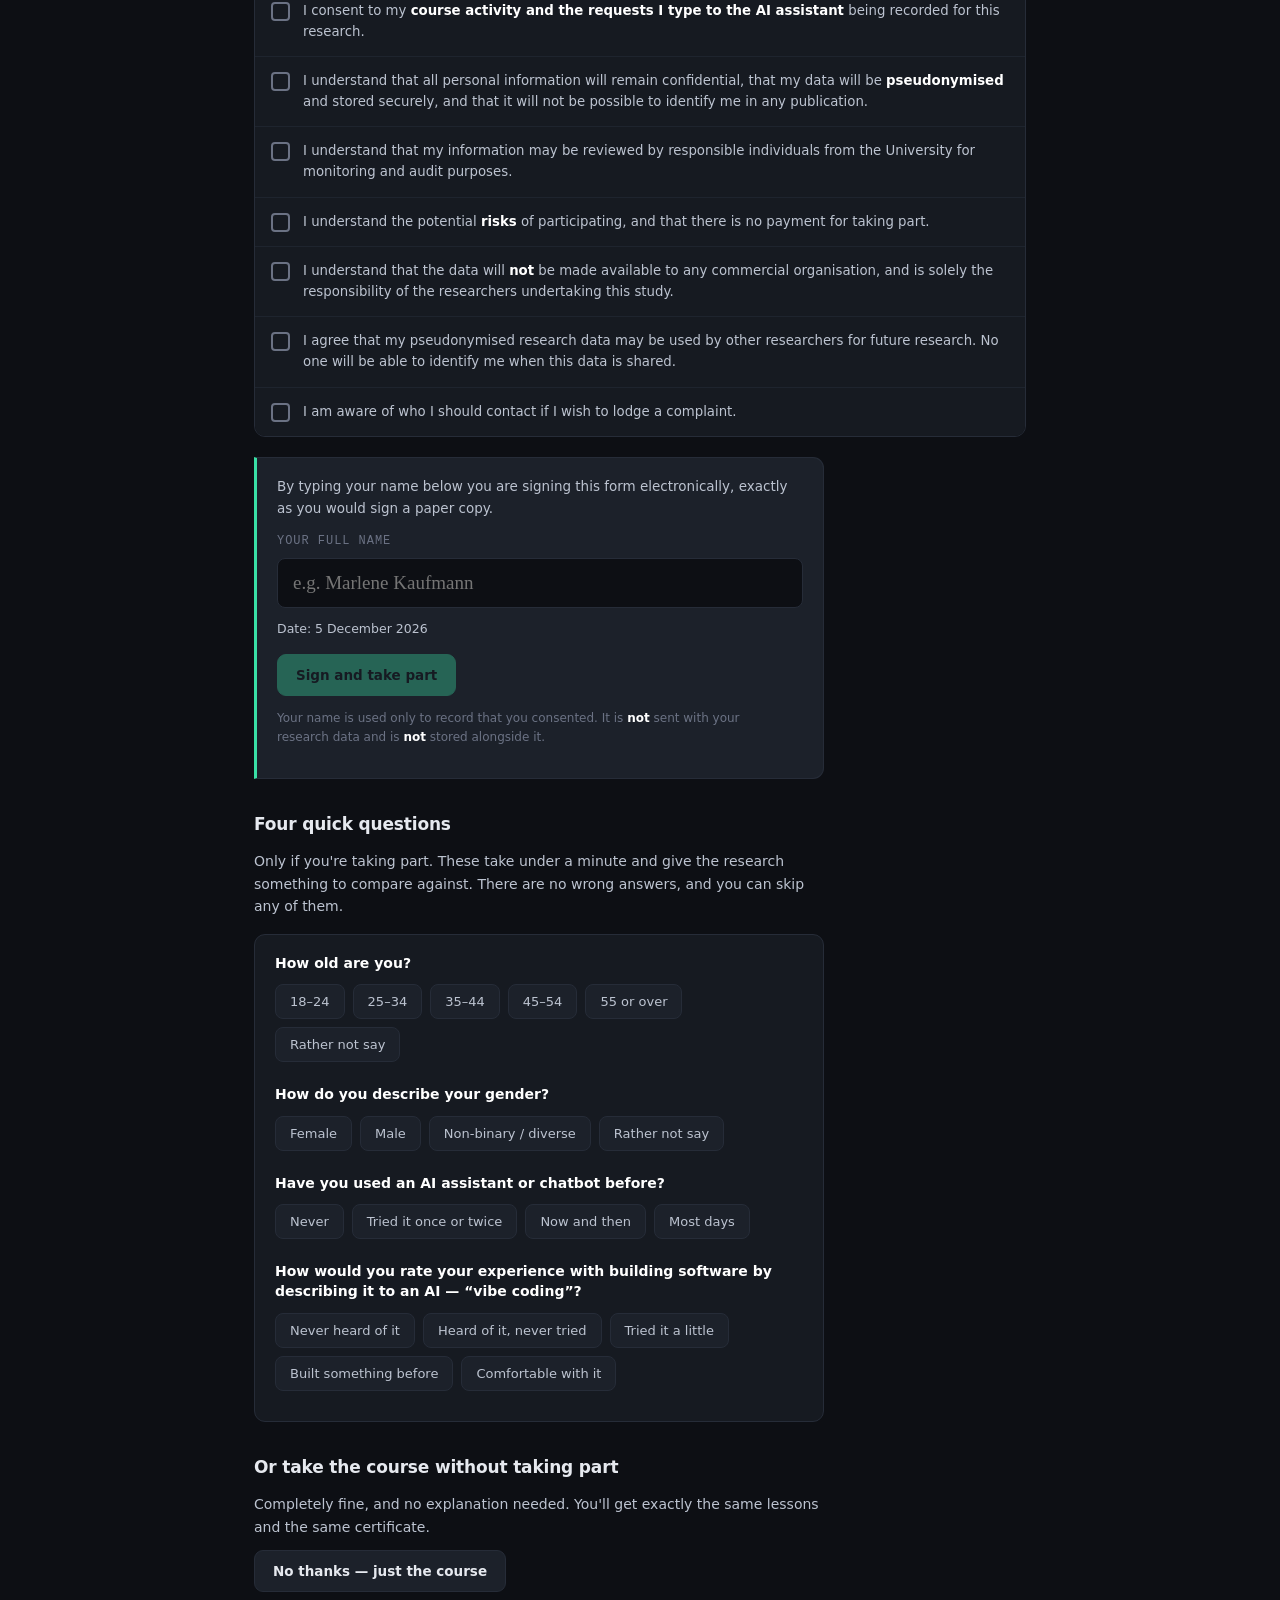
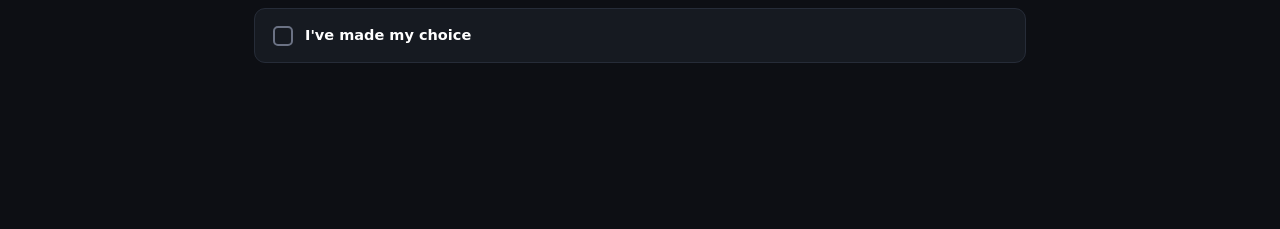
<file: lessons.html>
<!DOCTYPE html>
<html lang="en">
<head>
<meta charset="UTF-8">
<meta name="viewport" content="width=device-width, initial-scale=1.0">
<title>Your lessons</title>
<style>
  :root{
    --bg:#0d0f14; --panel:#161a21; --panel-2:#1c212a; --panel-3:#222835;
    --line:#262c38; --line-soft:#1e242e;
    --text:#e6e9ef; --muted:#8b93a5; --muted-2:#6b7284;
    --play:#39e0a6; --wild:#ff6ec7; --warn:#ffd54a; --alert:#ff8a6b;
    --mono:'SF Mono',Monaco,'Cascadia Code','JetBrains Mono',monospace;
    --ui:-apple-system,BlinkMacSystemFont,'Segoe UI',system-ui,sans-serif;
  }
  *{box-sizing:border-box;margin:0;padding:0}
  @media (prefers-reduced-motion:reduce){*{transition:none!important;animation:none!important}}
  body{background:var(--bg);color:var(--text);font-family:var(--ui);font-size:14px;line-height:1.62;-webkit-font-smoothing:antialiased}

  .page{max-width:820px;margin:0 auto;padding:0 24px 140px}

  /* ---------- sticky top ---------- */
  .topbar{position:sticky;top:0;z-index:40;background:var(--bg);border-bottom:1px solid var(--line-soft);
          padding:12px 0 12px;display:flex;align-items:center;justify-content:space-between;gap:12px}
  .tb-left{display:flex;align-items:center;gap:11px;min-width:0}
  .tb-chapter{font-family:var(--mono);font-size:10.5px;letter-spacing:.13em;text-transform:uppercase;color:var(--play);white-space:nowrap}
  .tb-title{font-size:13.5px;font-weight:600;color:var(--muted);white-space:nowrap;overflow:hidden;text-overflow:ellipsis}
  .helpbtn{background:transparent;border:1px solid var(--line);color:var(--muted);cursor:pointer;
           font-family:var(--ui);font-size:12px;padding:8px 12px;border-radius:8px;margin-left:auto;
           margin-right:9px;transition:all .16s;flex-shrink:0}
  .helpbtn:hover{color:var(--play);border-color:var(--play)}
  .helpbtn:focus-visible{outline:2px solid var(--warn);outline-offset:2px}

  .refresh{display:inline-flex;align-items:center;gap:7px;background:var(--play);color:#0d0f14;border:none;
           border-radius:8px;padding:9px 14px;font-family:var(--ui);font-size:12.5px;font-weight:600;cursor:pointer;
           transition:transform .12s;white-space:nowrap;flex-shrink:0}
  .refresh:hover{transform:translateY(-1px)}
  .refresh.spun svg{animation:spin .5s ease}
  @keyframes spin{to{transform:rotate(360deg)}}

  .railwrap{position:sticky;top:53px;z-index:39;background:var(--bg);padding-bottom:12px}
  .rail{height:4px;background:#222834;border-radius:2px;overflow:hidden}
  .rail span{display:block;height:100%;width:0;background:var(--play);border-radius:2px;transition:width .45s cubic-bezier(.4,0,.2,1)}
  .railwrap.bump .rail{animation:railBump .5s ease}
  .railwrap.bump .railtext{animation:railBump .5s ease}
  @keyframes railBump{0%{transform:scale(1)}30%{transform:scale(1.04)}100%{transform:scale(1)}}
  .railwrap.bump .rail span{box-shadow:0 0 12px var(--play)}
  .railtext{margin-top:7px;font-family:var(--mono);font-size:10.5px;color:var(--muted-2);display:flex;justify-content:space-between}

  /* ---------- lesson ---------- */
  .lesson{display:none;padding:26px 0 10px}
  .lesson.active{display:block;animation:fadeIn .3s cubic-bezier(.4,0,.2,1)}
  @keyframes fadeIn{from{opacity:0;transform:translateY(8px)}to{opacity:1;transform:none}}

  .lhead{margin-bottom:22px;padding-bottom:20px;border-bottom:1px solid var(--line-soft)}
  .lkicker{font-family:var(--mono);font-size:11px;letter-spacing:.14em;text-transform:uppercase;color:var(--play);margin-bottom:9px}
  .lesson h1{font-size:27px;font-weight:600;letter-spacing:-.02em;line-height:1.18}
  .lintro{margin-top:11px;font-size:15px;color:#b3bbc9;max-width:62ch}
  .lmeta{margin-top:13px;display:flex;gap:9px;flex-wrap:wrap}
  .chip{font-family:var(--mono);font-size:10px;letter-spacing:.1em;text-transform:uppercase;
        padding:4px 9px;border-radius:20px;border:1px solid var(--line);color:var(--muted-2)}
  .chip.time{color:var(--muted)}

  h2.sec{font-size:17px;font-weight:600;margin:32px 0 12px;letter-spacing:-.01em}
  h2.sec:first-of-type{margin-top:8px}
  .lesson p{color:#bcc3d0;margin-bottom:12px;max-width:64ch}
  .lesson p strong{color:#fff}
  .lesson ul.body{padding-left:19px;margin-bottom:14px;color:#bcc3d0;max-width:64ch}
  .lesson ul.body li{margin-bottom:8px}
  code{font-family:var(--mono);font-size:12.5px;background:var(--bg);border:1px solid var(--line);border-radius:4px;padding:1px 6px;color:var(--play)}

  .pull{border-left:3px solid var(--play);padding:10px 0 10px 16px;margin:18px 0!important;
        font-size:16px!important;color:#fff!important;font-weight:500;max-width:60ch}

  .wask{cursor:default;background:rgba(57,224,166,.05);border-color:rgba(57,224,166,.28)!important}
  .wask:hover{transform:none}
  .wask .wicon{color:var(--play)}
  .wask code{font-size:11.5px;padding:1px 5px}

  /* watch or read */
  .watch{margin:16px 0;border:1px solid var(--line);border-radius:11px;background:var(--panel);padding:15px 16px}
  .watch-tag{display:block;font-family:var(--mono);font-size:9.5px;letter-spacing:.14em;text-transform:uppercase;
             color:var(--muted-2);margin-bottom:11px}
  .wlink{display:flex;gap:13px;align-items:flex-start;padding:12px 13px;margin-bottom:8px;
         background:var(--panel-2);border:1px solid var(--line);border-radius:9px;
         text-decoration:none;transition:all .16s}
  .wlink:last-child{margin-bottom:0}
  .wlink:hover{transform:translateY(-1px);border-color:rgba(57,224,166,.45)}
  .wlink:focus-visible{outline:2px solid var(--warn);outline-offset:2px}
  .wicon{flex-shrink:0;width:26px;height:26px;border-radius:7px;background:var(--bg);border:1px solid var(--line);
         display:flex;align-items:center;justify-content:center;font-size:11px;color:var(--play)}
  .wbody{display:block}
  .wbody b{display:block;font-size:13.5px;color:#fff;font-weight:600;margin-bottom:4px;line-height:1.4}
  .wlink:hover .wbody b{color:var(--play)}
  .wbody em{display:block;font-style:normal;font-size:12.6px;color:var(--muted);line-height:1.5}

  /* thin vs rich comparison */
  .compare{display:flex;flex-direction:column;gap:10px;margin:14px 0 18px;max-width:64ch}
  .cmp{border-radius:9px;padding:13px 15px;border:1px solid var(--line)}
  .cmp-weak{background:rgba(255,110,110,.05);border-color:rgba(255,110,110,.25)}
  .cmp-strong{background:rgba(57,224,166,.05);border-color:rgba(57,224,166,.28)}
  .cmp-label{display:block;font-family:var(--mono);font-size:9.5px;letter-spacing:.13em;text-transform:uppercase;margin-bottom:7px}
  .cmp-weak .cmp-label{color:#ff8a8a}
  .cmp-strong .cmp-label{color:var(--play)}
  .cmp-text{display:block;font-family:var(--mono);font-size:12.5px;line-height:1.5;color:#e2e6ed;margin-bottom:8px}
  .cmp-why{display:block;font-size:12.5px;color:var(--muted)}

  /* to-do */
  .todo{border:1px solid var(--line);border-radius:11px;background:var(--panel);padding:16px 18px;margin:16px 0;transition:border-color .2s}
  .todo.done{border-color:rgba(57,224,166,.4);background:rgba(57,224,166,.045)}
  .todo-top{display:flex;align-items:flex-start;gap:12px}
  .todo-check{appearance:none;width:20px;height:20px;flex-shrink:0;margin-top:1px;border:2px solid var(--muted-2);
              border-radius:5px;cursor:pointer;position:relative;transition:all .2s}
  .todo-check:checked{background:var(--play);border-color:var(--play)}
  .todo-check:checked::after{content:"✓";position:absolute;inset:0;display:flex;align-items:center;justify-content:center;color:#0d0f14;font-size:13px;font-weight:700}
  .todo-check:focus-visible{outline:2px solid var(--warn);outline-offset:2px}
  .todo-label{font-size:14.5px;font-weight:600;color:#fff;cursor:pointer;line-height:1.45}
  .todo.done .todo-label{color:var(--play)}
  .todo-body{padding-left:32px;margin-top:8px}
  .todo-body p{font-size:13.6px;margin-bottom:9px;color:#b3bbc9}
  .todo-body p:last-child{margin-bottom:0}

  /* prompt card */
  .pcard{display:block;width:100%;text-align:left;cursor:pointer;font-family:var(--ui);margin:9px 0;
         background:var(--panel-2);border:1px solid var(--line);border-radius:9px;padding:13px 15px;transition:all .18s}
  .pcard:hover{transform:translateY(-1px);border-color:rgba(57,224,166,.5)}
  .pcard.wild:hover{border-color:rgba(255,110,199,.5)}
  .pc-diff{display:block;font-family:var(--mono);font-size:9.5px;letter-spacing:.13em;text-transform:uppercase;color:var(--muted-2);margin-bottom:6px}
  .pc-text{display:block;font-family:var(--mono);font-size:12.5px;line-height:1.5;color:#d6dbe4}
  .pc-copy{display:block;margin-top:9px;font-size:11.5px;color:var(--muted-2)}
  .pcard:hover .pc-copy{color:var(--play)}
  .pcard.wild:hover .pc-copy{color:var(--wild)}
  .pcard.copied .pc-copy{color:var(--warn)}
  .pcard:focus-visible{outline:2px solid var(--warn);outline-offset:2px}

  /* quiz */
  .quiz{margin:20px 0;border:1px solid var(--line);border-radius:11px;padding:17px;background:var(--panel-2)}
  .quiz-tag{font-family:var(--mono);font-size:9.5px;letter-spacing:.13em;text-transform:uppercase;color:var(--warn);margin-bottom:9px;display:block}
  .quiz-q{font-size:14.5px;font-weight:600;margin-bottom:13px;color:#fff;line-height:1.45}
  .quiz-opt{display:block;width:100%;text-align:left;cursor:pointer;font-family:var(--ui);font-size:13.2px;
            background:var(--bg);color:#cfd5e0;border:1px solid var(--line);border-radius:8px;
            padding:11px 14px;margin-bottom:8px;transition:all .16s;line-height:1.45}
  .quiz-opt:hover:not(:disabled){border-color:var(--muted);transform:translateX(2px)}
  .quiz-opt:disabled{cursor:default}
  .quiz-opt.right{border-color:var(--play);background:rgba(57,224,166,.1);color:#fff}
  .quiz-opt.wrong{border-color:rgba(255,110,110,.5);background:rgba(255,110,110,.07);opacity:.85}
  .quiz-opt:focus-visible{outline:2px solid var(--warn);outline-offset:2px}
  .quiz-fb{margin-top:11px;padding:12px 14px;border-radius:8px;font-size:13px;line-height:1.55}
  .quiz-fb.ok{background:rgba(57,224,166,.09);border:1px solid rgba(57,224,166,.3);color:#d8f5eb}
  .quiz-fb.no{background:rgba(255,213,74,.07);border:1px solid rgba(255,213,74,.28);color:#f2e6c4}
  .quiz-fb b{display:block;margin-bottom:4px;color:#fff}

  /* paths */
  .pathhead{margin:22px 0 10px;display:flex;align-items:center;gap:9px;flex-wrap:wrap}
  .ptag{font-family:var(--mono);font-size:10px;letter-spacing:.14em;text-transform:uppercase;padding:4px 9px;border-radius:20px}
  .ptag.better{background:rgba(57,224,166,.12);color:var(--play);border:1px solid rgba(57,224,166,.3)}
  .ptag.wilder{background:rgba(255,110,199,.12);color:var(--wild);border:1px solid rgba(255,110,199,.3)}
  .pathhead .desc{font-size:12.5px;color:var(--muted-2)}

  /* final project routes */
  .routes{display:grid;grid-template-columns:1fr 1fr;gap:14px;margin:18px 0 20px}
  @media(max-width:700px){.routes{grid-template-columns:1fr}}
  .route{border:1px solid var(--line);border-radius:12px;padding:18px;background:var(--panel);transition:all .2s}
  .route:hover{transform:translateY(-2px)}
  .route-a:hover{border-color:rgba(57,224,166,.5)}
  .route-b:hover{border-color:rgba(255,110,199,.5)}
  .route-tag{display:inline-block;font-family:var(--mono);font-size:10px;letter-spacing:.15em;text-transform:uppercase;
             padding:4px 10px;border-radius:20px;margin-bottom:11px}
  .route-a .route-tag{background:rgba(57,224,166,.12);color:var(--play);border:1px solid rgba(57,224,166,.3)}
  .route-b .route-tag{background:rgba(255,110,199,.12);color:var(--wild);border:1px solid rgba(255,110,199,.3)}
  .route h3{font-size:19px;font-weight:600;letter-spacing:-.01em;margin-bottom:8px}
  .route-a h3{color:var(--play)}
  .route-b h3{color:var(--wild)}
  .route p{font-size:13.4px;color:#b3bbc9;margin-bottom:9px;max-width:none}
  .route-for{font-size:12.8px!important;color:var(--muted-2)!important;font-style:italic}
  .route-folder{display:inline-block;font-family:var(--mono);font-size:11.5px;color:var(--muted-2);
                background:var(--bg);border:1px solid var(--line);border-radius:6px;padding:5px 9px;margin-top:4px}

  /* requirements */
  .req{display:flex;gap:14px;align-items:flex-start;margin:16px 0;padding:16px 18px;
       background:var(--panel-2);border:1px solid var(--line);border-radius:11px}
  .req-num{flex-shrink:0;width:28px;height:28px;border-radius:8px;background:var(--play);color:#0d0f14;
           display:flex;align-items:center;justify-content:center;font-family:var(--mono);font-size:14px;font-weight:700}
  .req h4{font-size:15px;font-weight:600;color:#fff;margin-bottom:6px}
  .req p{font-size:13.4px;color:#b3bbc9;margin:0;max-width:60ch}
  .req em{color:#fff;font-style:italic}

  /* support dropdowns */
  details.support{margin:11px 0;border:1px solid var(--line);border-radius:10px;background:var(--panel);
                  overflow:hidden;transition:border-color .2s}
  details.support:hover{border-color:var(--muted-2)}
  details.support[open]{border-color:rgba(57,224,166,.35)}
  details.support summary{cursor:pointer;list-style:none;padding:14px 17px;font-size:14px;font-weight:600;
                          color:#fff;display:flex;align-items:center;gap:10px;transition:color .2s}
  details.support summary::-webkit-details-marker{display:none}
  details.support summary::before{content:"+";font-family:var(--mono);font-size:16px;color:var(--play);
                                  width:16px;flex-shrink:0;transition:transform .2s}
  details.support[open] summary::before{content:"−"}
  details.support summary:hover{color:var(--play)}
  details.support summary:focus-visible{outline:2px solid var(--warn);outline-offset:-2px}
  .sup-body{padding:2px 17px 17px 43px;border-top:1px solid var(--line-soft);margin-top:2px;padding-top:14px}
  .sup-body p{font-size:13.5px;color:#b3bbc9;margin-bottom:10px;max-width:60ch}
  .sup-body p:last-child{margin-bottom:0}
  .sup-body strong{color:#fff}
  .sup-body em{color:#cfd5e0;font-style:normal}
  pre.cmd{background:var(--bg);border:1px solid var(--line);border-left:3px solid var(--play);
          border-radius:7px;padding:11px 14px;margin:10px 0;overflow-x:auto;
          font-family:var(--mono);font-size:12.5px;color:var(--play);line-height:1.65;white-space:pre}

  /* stuck */
  details.stuck{margin:14px 0;border:1px dashed var(--line);border-radius:9px;padding:12px 15px;max-width:64ch}
  details.stuck summary{cursor:pointer;font-size:13px;color:var(--warn);list-style:none}
  details.stuck summary::-webkit-details-marker{display:none}
  details.stuck summary::before{content:"？ ";font-family:var(--mono)}
  details.stuck p,details.stuck li{font-size:13px;color:#aab1bf;margin-top:7px}
  details.stuck ul{padding-left:18px}

  /* study details */
  .studybox{background:var(--panel-2);border:1px solid var(--line);border-radius:11px;padding:6px 18px;margin:16px 0;max-width:64ch}
  .sb-row{display:flex;gap:14px;padding:9px 0;border-bottom:1px solid var(--line-soft);font-size:13.2px;flex-wrap:wrap}
  .sb-row:last-child{border-bottom:none}
  .sb-row span{color:var(--muted-2);min-width:150px;flex-shrink:0}
  .sb-row b{color:#dfe4ec;font-weight:500}
  .sb-row a{color:var(--play);text-decoration:none}
  .sb-row a:hover{text-decoration:underline}

  /* consent checklist */
  .consentlist{margin:16px 0;border:1px solid var(--line);border-radius:11px;overflow:hidden}
  .cline{display:flex;gap:13px;align-items:flex-start;padding:14px 16px;cursor:pointer;
         background:var(--panel);border-bottom:1px solid var(--line-soft);transition:background .15s}
  .cline:last-child{border-bottom:none}
  .cline:hover{background:var(--panel-2)}
  .cbox{appearance:none;width:19px;height:19px;flex-shrink:0;margin-top:1px;border:2px solid var(--muted-2);
        border-radius:4px;cursor:pointer;position:relative;transition:all .2s}
  .cbox:checked{background:var(--play);border-color:var(--play)}
  .cbox:checked::after{content:"✓";position:absolute;inset:0;display:flex;align-items:center;justify-content:center;color:#0d0f14;font-size:12px;font-weight:700}
  .cbox:focus-visible{outline:2px solid var(--warn);outline-offset:2px}
  .cline span{font-size:13.3px;color:#bcc3d0;line-height:1.55}
  .cline span b{color:#fff;font-weight:600}
  .cline input:checked + span{color:#dfe4ec}

  /* signature */
  .signbox{margin:20px 0;border:1px solid var(--line);border-left:3px solid var(--play);
           border-radius:0 11px 11px 0;background:var(--panel-2);padding:18px 20px;max-width:64ch}
  .signlead{font-size:13.5px;color:#bcc3d0;margin-bottom:14px}
  label.fl{display:block;font-size:12px;color:var(--muted-2);margin-bottom:7px;
           font-family:var(--mono);letter-spacing:.08em;text-transform:uppercase}
  #sigName{width:100%;background:var(--bg);border:1px solid var(--line);border-radius:8px;
           padding:13px 15px;color:#fff;font-family:'Segoe Script','Bradley Hand',cursive;
           font-size:19px;transition:border-color .2s}
  #sigName:focus{outline:none;border-color:var(--play)}
  #sigName:focus-visible{outline:2px solid var(--warn);outline-offset:2px}
  .signdate{font-size:12.5px;color:var(--muted-2);margin:11px 0 14px!important}
  .signdate b{color:#bcc3d0;font-weight:500}
  #signBtn:disabled{opacity:.35;cursor:default;transform:none}
  .signstate{margin-top:12px;font-size:13px;color:var(--play)}
  .signnote{font-size:12px!important;color:var(--muted-2)!important;margin-top:13px!important}

  /* tip callout */
  .tip{display:flex;gap:14px;align-items:flex-start;margin:16px 0;padding:16px 18px;max-width:64ch;
       background:rgba(57,224,166,.06);border:1px solid rgba(57,224,166,.3);border-radius:11px}
  .tip-icon{flex-shrink:0;width:30px;height:30px;border-radius:9px;background:var(--play);color:#0d0f14;
            display:flex;align-items:center;justify-content:center;font-size:16px;font-weight:700}
  .tip b{display:block;font-size:14.5px;color:#fff;margin-bottom:6px}
  .tip p{font-size:13.5px;color:#bcc3d0;margin-bottom:8px;max-width:none}
  .tip p:last-child{margin-bottom:0}

  /* survey */
  .survey{margin:16px 0;border:1px solid var(--line);border-radius:11px;background:var(--panel);padding:18px 20px;max-width:64ch}
  .sq{margin-bottom:22px}
  .sq:last-child{margin-bottom:0}
  .sq-q{font-size:14px;font-weight:600;color:#fff;margin-bottom:11px;line-height:1.45}
  .sq-opts{display:flex;gap:8px;flex-wrap:wrap}
  .sopt{cursor:pointer;font-family:var(--ui);font-size:13px;border-radius:8px;padding:9px 14px;
        border:1px solid var(--line);background:var(--panel-2);color:#bcc3d0;transition:all .15s}
  .sopt:hover{border-color:var(--muted);transform:translateY(-1px)}
  .sopt.picked{background:var(--play);color:#0d0f14;border-color:var(--play);font-weight:600}
  .sopt:focus-visible{outline:2px solid var(--warn);outline-offset:2px}
  .sfree{width:100%;margin-top:10px;background:var(--bg);border:1px solid var(--line);border-radius:8px;
         padding:11px 13px;color:#fff;font-family:var(--ui);font-size:13.5px;resize:vertical;min-height:70px}
  .sfree:focus{outline:none;border-color:var(--play)}
  .sfree:focus-visible{outline:2px solid var(--warn);outline-offset:2px}
  .sq-note{font-size:12.3px;color:var(--muted-2);margin-top:8px}
  .survey-done{margin-top:6px;font-size:13px;color:var(--play)}

  /* consent */
  .consent-box{background:var(--panel-2);border:1px solid var(--line);border-radius:11px;padding:18px 20px;margin:16px 0;max-width:64ch}
  .consent-box h4{font-size:13.5px;font-weight:600;color:#fff;margin:0 0 8px}
  .consent-box h4+ul{margin-bottom:15px}
  .consent-box ul{padding-left:18px;margin:0}
  .consent-box li{font-size:13.4px;color:#bcc3d0;margin-bottom:5px}
  .cnote{font-size:12.8px!important;color:var(--muted)!important;margin:12px 0 0!important}
  .cnote a{color:var(--play)}
  .consent-actions{display:flex;gap:10px;flex-wrap:wrap;margin-top:14px}
  .cbtn{cursor:pointer;font-family:var(--ui);font-size:13.5px;font-weight:600;border-radius:9px;
        padding:12px 18px;border:1px solid var(--line);background:var(--panel-2);color:var(--text);transition:all .16s}
  .cbtn:hover{transform:translateY(-1px)}
  .cbtn-yes{background:var(--play);color:#0d0f14;border-color:var(--play)}
  .cbtn.chosen{outline:2px solid var(--warn);outline-offset:2px}
  .cbtn:focus-visible{outline:2px solid var(--warn);outline-offset:2px}
  .consent-state{margin-top:12px;font-size:13px;color:var(--play)}

  /* lesson completion banner */
  .lesson-done{margin-top:26px;border:1px solid rgba(57,224,166,.35);background:rgba(57,224,166,.06);
               border-radius:11px;padding:16px 18px;display:none}
  .lesson-done.show{display:block;animation:fadeIn .3s ease}
  .lesson-done b{color:var(--play);display:block;margin-bottom:4px;font-size:14px}
  .lesson-done p{font-size:13.3px;color:#b3bbc9;margin:0}

  /* certificate */
  .certbtn{border:none;cursor:pointer;font-family:var(--ui);display:inline-flex;align-items:center;gap:8px;margin-top:16px;background:var(--play);color:#0d0f14;
           text-decoration:none;font-weight:600;font-size:14px;padding:13px 22px;border-radius:9px;transition:transform .15s}
  .certbtn:hover{transform:translateY(-1px)}

  /* ---------- bottom navigation ---------- */
  .navbar{position:fixed;bottom:0;left:0;right:0;z-index:50;background:rgba(13,15,20,.96);
          backdrop-filter:blur(10px);border-top:1px solid var(--line);padding:12px 24px}
  .navinner{max-width:820px;margin:0 auto;display:flex;align-items:center;justify-content:space-between;gap:12px}
  .navbtn{display:inline-flex;align-items:center;gap:7px;cursor:pointer;font-family:var(--ui);font-size:13.5px;
          font-weight:600;border-radius:9px;padding:11px 17px;border:1px solid var(--line);
          background:var(--panel-2);color:var(--text);transition:all .16s}
  .navbtn:hover:not(:disabled){border-color:var(--play);transform:translateY(-1px)}
  .navbtn:disabled{opacity:.3;cursor:default}
  .navbtn.primary{background:var(--play);color:#0d0f14;border-color:var(--play)}
  .navbtn:focus-visible{outline:2px solid var(--warn);outline-offset:2px}
  .dots{display:flex;gap:7px;align-items:center;flex-wrap:wrap;justify-content:center}
  .dot{width:9px;height:9px;border-radius:50%;background:#2b3240;cursor:pointer;transition:all .2s;border:none;padding:0}
  .dot:hover{transform:scale(1.3)}
  .dot.seen{background:#4a5468}
  .dot.done{background:var(--play)}
  .dot.current{background:var(--play);transform:scale(1.5)}
  .dot:focus-visible{outline:2px solid var(--warn);outline-offset:3px}
  @media(max-width:560px){.dots{display:none}}
</style>
</head>
<body>

<div class="page">

  <div class="topbar">
    <div class="tb-left">
      <span class="tb-chapter" id="tbChapter">Lesson 1</span>
      <span class="tb-title" id="tbTitle"></span>
    </div>
    <button class="helpbtn" data-help title="Common questions and fixes">Help</button>
    <button class="refresh" data-reload>
      <svg width="13" height="13" viewBox="0 0 24 24" fill="none" stroke="currentColor" stroke-width="2.5" stroke-linecap="round">
        <path d="M21 12a9 9 0 1 1-3-6.7"/><path d="M21 3v6h-6"/>
      </svg>
      Reload game
    </button>
  </div>

  <div class="railwrap">
    <div class="rail"><span id="railFill"></span></div>
    <div class="railtext">
      <span id="railLeft">0 of 0 tasks done</span>
      <span id="railRight"></span>
    </div>
  </div>

  <!-- ============================================================
       CONSENT
       ============================================================ -->
  <section class="lesson" data-lid="consent" data-title="Information and consent">
    <div class="lhead">
      <div class="lkicker">Before we start</div>
      <h1>Information and consent</h1>
      <p class="lintro">This course is also a research study. Please read this page, then decide whether you'd like your data to be part of it. The course works exactly the same either way.</p>
      <div class="lmeta"><span class="chip time">5 min</span><span class="chip">required</span></div>
    </div>

    <div class="studybox">
      <div class="sb-row"><span>Title of study</span><b>Learning to build software with AI assistance</b></div>
      <div class="sb-row"><span>Department</span><b>UCL Interaction Centre (UCLIC)</b></div>
      <div class="sb-row"><span>Researcher</span><b>Felix Nutsch — <a href="mailto:f.nutsch@ucl.ac.uk">f.nutsch@ucl.ac.uk</a></b></div>
      <div class="sb-row"><span>Principal researcher</span><b>Prof. Yvonne Rogers — <a href="mailto:y.rogers@ucl.ac.uk">y.rogers@ucl.ac.uk</a></b></div>
      <div class="sb-row"><span>Data Protection Officer</span><b><a href="mailto:data-protection@ucl.ac.uk">data-protection@ucl.ac.uk</a></b></div>
      <div class="sb-row"><span>Ethics approval</span><b>UCLIC_2024_003_Rogers</b></div>
    </div>

    <h2 class="sec">Information sheet</h2>
    <p>Please read these before deciding. Open each section — they're short.</p>

    <details class="support">
      <summary>What is this study about?</summary>
      <div class="sup-body">
        <p>We're studying how people with no programming background learn to build software using an AI assistant. Surprisingly little is known about this, even though a lot of people are now trying it.</p>
        <p>What we want to understand is how you go about asking the assistant for things, how that changes as you work through the course, and where the course itself gets in your way.</p>
      </div>
    </details>

    <details class="support">
      <summary>Why have I been invited, and do I have to take part?</summary>
      <div class="sup-body">
        <p>You've been invited because you're taking this course. You must be <strong>18 or over</strong> to take part in the research.</p>
        <p><strong>Taking part is entirely voluntary.</strong> Saying no has no consequences at all — you get the same course, the same lessons and the same certificate. You can also change your mind later: come back to this page, choose "no", and everything collected so far is deleted.</p>
      </div>
    </details>

    <details class="support">
      <summary>What will happen if I take part?</summary>
      <div class="sup-body">
        <p>Nothing extra. You simply do the course as you would anyway, and the following is recorded in the background:</p>
        <ul>
          <li>Which lessons and tasks you complete, and how long you spend on them</li>
          <li>Your answers to the knowledge checks</li>
          <li><strong>The requests you type to the AI assistant</strong></li>
          <li>Where people get stuck or stop</li>
        </ul>
        <p>There are no interviews, no recordings of your voice or face, and no extra questionnaires.</p>
      </div>
    </details>

    <details class="support">
      <summary>What is <em>not</em> recorded?</summary>
      <div class="sup-body">
        <p>Your name, your email address and your GitHub account are never recorded. Neither is anything you write outside this course and the assistant.</p>
        <p>You are identified only by a scrambled code. It is generated from your account in a way that cannot be reversed, so that we can recognise a returning learner without ever knowing who they are. This is what "pseudonymised" means: your data is not anonymous in the strictest sense, but nobody can work backwards from the code to you.</p>
      </div>
    </details>

    <details class="support">
      <summary>Risks and benefits</summary>
      <div class="sup-body">
        <p><strong>Risks.</strong> This research poses no risk greater than that of your other daily activities. You are typing into a course.</p>
        <p><strong>Benefits.</strong> There is no payment. The direct benefit is the course itself and the skill you take away from it. The indirect benefit is that your data helps make this kind of teaching better for people who come after you.</p>
      </div>
    </details>

    <details class="support">
      <summary>Confidentiality and data protection</summary>
      <div class="sup-body">
        <p>All information collected is kept confidential and stored securely. You will not be identifiable in any report or publication.</p>
        <p>The controller for this project is University College London. Under data protection law, the lawful basis for processing your data is <strong>performance of a task in the public interest</strong>. Data is kept only as long as the research project requires it.</p>
        <p>If you have concerns about how your data is handled, contact <a href="mailto:data-protection@ucl.ac.uk">data-protection@ucl.ac.uk</a>. UCL's general privacy notice for research participants is available on the UCL website.</p>
      </div>
    </details>

    <details class="support">
      <summary>What if I want to complain?</summary>
      <div class="sup-body">
        <p>Please contact the researcher first: <a href="mailto:f.nutsch@ucl.ac.uk">f.nutsch@ucl.ac.uk</a>. If you'd rather not, or you're not satisfied with the response, contact the principal researcher <a href="mailto:y.rogers@ucl.ac.uk">Prof. Yvonne Rogers</a>.</p>
        <p>If you still feel your concern hasn't been handled properly, you can contact the Chair of the UCL Research Ethics Committee at <a href="mailto:ethics@ucl.ac.uk">ethics@ucl.ac.uk</a>.</p>
      </div>
    </details>

    <h2 class="sec">Consent</h2>
    <p>Tick each box you agree with. An unticked box means you do <strong>not</strong> consent to that part. If you'd rather not take part at all, skip to the bottom of this page.</p>

    <div class="consentlist">
      <label class="cline"><input type="checkbox" class="cbox" data-consentbox="c1"><span>I confirm that I have read and understood the information above. I have had the opportunity to consider it and to ask questions.</span></label>
      <label class="cline"><input type="checkbox" class="cbox" data-consentbox="c2"><span>I confirm that I am <b>18 years of age or older</b>.</span></label>
      <label class="cline"><input type="checkbox" class="cbox" data-consentbox="c3"><span>I understand that my participation is <b>voluntary</b> and that I am free to withdraw at any time, without giving a reason and without any consequences. I understand that if I withdraw, the data collected up to that point will be deleted.</span></label>
      <label class="cline"><input type="checkbox" class="cbox" data-consentbox="c4"><span>I consent to take part in the study. I understand that my information will be used for the purposes explained to me, and that <b>performance of a task in the public interest</b> is the lawful basis for processing it.</span></label>
      <label class="cline"><input type="checkbox" class="cbox" data-consentbox="c5"><span>I consent to my <b>course activity and the requests I type to the AI assistant</b> being recorded for this research.</span></label>
      <label class="cline"><input type="checkbox" class="cbox" data-consentbox="c6"><span>I understand that all personal information will remain confidential, that my data will be <b>pseudonymised</b> and stored securely, and that it will not be possible to identify me in any publication.</span></label>
      <label class="cline"><input type="checkbox" class="cbox" data-consentbox="c7"><span>I understand that my information may be reviewed by responsible individuals from the University for monitoring and audit purposes.</span></label>
      <label class="cline"><input type="checkbox" class="cbox" data-consentbox="c8"><span>I understand the potential <b>risks</b> of participating, and that there is no payment for taking part.</span></label>
      <label class="cline"><input type="checkbox" class="cbox" data-consentbox="c9"><span>I understand that the data will <b>not</b> be made available to any commercial organisation, and is solely the responsibility of the researchers undertaking this study.</span></label>
      <label class="cline"><input type="checkbox" class="cbox" data-consentbox="c10"><span>I agree that my pseudonymised research data may be used by other researchers for future research. No one will be able to identify me when this data is shared.</span></label>
      <label class="cline"><input type="checkbox" class="cbox" data-consentbox="c11"><span>I am aware of who I should contact if I wish to lodge a complaint.</span></label>
    </div>

    <div class="signbox">
      <p class="signlead">By typing your name below you are signing this form electronically, exactly as you would sign a paper copy.</p>
      <label class="fl" for="sigName">Your full name</label>
      <input type="text" id="sigName" placeholder="e.g. Marlene Kaufmann" maxlength="60" autocomplete="name">
      <p class="signdate">Date: <b id="sigDate"></b></p>
      <button class="cbtn cbtn-yes" id="signBtn" disabled>Sign and take part</button>
      <p class="signstate" id="signState" hidden></p>
      <p class="signnote">Your name is used only to record that you consented. It is <strong>not</strong> sent with your research data and is <strong>not</strong> stored alongside it.</p>
    </div>

    <h2 class="sec">Four quick questions</h2>
    <p>Only if you're taking part. These take under a minute and give the research something to compare against. There are no wrong answers, and you can skip any of them.</p>

    <div class="survey">
      <div class="sq">
        <div class="sq-q">How old are you?</div>
        <div class="sq-opts" data-sq="age">
          <button class="sopt" data-val="18-24">18–24</button>
          <button class="sopt" data-val="25-34">25–34</button>
          <button class="sopt" data-val="35-44">35–44</button>
          <button class="sopt" data-val="45-54">45–54</button>
          <button class="sopt" data-val="55+">55 or over</button>
          <button class="sopt" data-val="skip">Rather not say</button>
        </div>
        <p class="survey-done"></p>
      </div>

      <div class="sq">
        <div class="sq-q">How do you describe your gender?</div>
        <div class="sq-opts" data-sq="gender">
          <button class="sopt" data-val="female">Female</button>
          <button class="sopt" data-val="male">Male</button>
          <button class="sopt" data-val="diverse">Non-binary / diverse</button>
          <button class="sopt" data-val="skip">Rather not say</button>
        </div>
        <p class="survey-done"></p>
      </div>

      <div class="sq">
        <div class="sq-q">Have you used an AI assistant or chatbot before?</div>
        <div class="sq-opts" data-sq="ai_use">
          <button class="sopt" data-val="never">Never</button>
          <button class="sopt" data-val="tried">Tried it once or twice</button>
          <button class="sopt" data-val="sometimes">Now and then</button>
          <button class="sopt" data-val="often">Most days</button>
        </div>
        <p class="survey-done"></p>
      </div>

      <div class="sq">
        <div class="sq-q">How would you rate your experience with building software by describing it to an AI — “vibe coding”?</div>
        <div class="sq-opts" data-sq="vibe_exp">
          <button class="sopt" data-val="none">Never heard of it</button>
          <button class="sopt" data-val="heard">Heard of it, never tried</button>
          <button class="sopt" data-val="beginner">Tried it a little</button>
          <button class="sopt" data-val="some">Built something before</button>
          <button class="sopt" data-val="confident">Comfortable with it</button>
        </div>
        <p class="survey-done"></p>
      </div>
    </div>

    <h2 class="sec">Or take the course without taking part</h2>
    <p>Completely fine, and no explanation needed. You'll get exactly the same lessons and the same certificate.</p>
    <button class="cbtn" data-consent="no">No thanks — just the course</button>
    <p class="consent-state" id="consentState" hidden></p>

    <div class="todo">
      <div class="todo-top">
        <input type="checkbox" class="todo-check" id="t-consent" data-todo="consent-made">
        <label class="todo-label" for="t-consent">I've made my choice</label>
      </div>
    </div>
  </section>

  <!-- ============================================================
       LESSON 1
       ============================================================ -->
  <section class="lesson" data-lid="l1" data-title="Your first change">
    <div class="lhead">
      <div class="lkicker">Lesson 1</div>
      <h1>Your first change</h1>
      <p class="lintro">In the next ten minutes you'll change a real piece of software twice — once with your own hands, once just by asking. That's the whole course in miniature.</p>
      <div class="lmeta"><span class="chip time">15 min</span><span class="chip">5 tasks</span></div>
    </div>

    <h2 class="sec">Play it first</h2>
    <p>The game is on the left. Click it, press an arrow key, eat a few squares, crash into a wall. You're about to change it, so it's worth knowing what it does now.</p>

    <div class="tip">
      <span class="tip-icon">↻</span>
      <div>
        <b>One button to remember</b>
        <p>Look at the <strong>top right of this panel</strong>. There's a green <strong>Reload game</strong> button. Every time you change something, press it and the game reloads with your change.</p>
        <p>You'll use it constantly. If a change ever seems not to have worked, pressing it is the first thing to try — nine times out of ten that's all it was.</p>
      </div>
    </div>

    <div class="todo">
      <div class="todo-top">
        <input type="checkbox" class="todo-check" id="t-l1-play" data-todo="l1-play">
        <label class="todo-label" for="t-l1-play">Played a round of Snake</label>
      </div>
    </div>

    <h2 class="sec">Change a colour by hand</h2>
    <p>Before you ask the AI for anything, do one change yourself. Not because it's hard — because it's useful to see for yourself that code is just text, and that it can't bite you.</p>
    <ul class="body">
      <li>In the file list on the left, click <code>game.js</code></li>
      <li>Look at the top, where it says <code>SETTINGS</code></li>
      <li>Find the line starting <code>snakeColour:</code></li>
      <li>Replace what's between the quotes with <code>blue</code>, <code>hotpink</code> or <code>gold</code> — <strong>keep the quotes</strong></li>
      <li>Save with <code>Ctrl</code>+<code>S</code> (Mac: <code>Cmd</code>+<code>S</code>), then hit <strong>Reload game</strong> above</li>
    </ul>

    <div class="todo">
      <div class="todo-top">
        <input type="checkbox" class="todo-check" id="t-l1-hand" data-todo="l1-hand">
        <label class="todo-label" for="t-l1-hand">Changed the snake's colour by hand</label>
      </div>
      <div class="todo-body">
        <details class="stuck">
          <summary>Nothing changed</summary>
          <ul>
            <li>Did you save? An unsaved file shows a dot instead of an ✕ on its tab.</li>
            <li>Did you keep the quotation marks around the colour?</li>
            <li>Press <strong>Reload game</strong> once more.</li>
          </ul>
        </details>
      </div>
    </div>

    <h2 class="sec">Now ask instead</h2>
    <p>You've seen where the change lives. From now on you don't need to find it — you describe what you want and the assistant does the typing. Open Cline in the sidebar and paste this:</p>

    <button class="pcard" data-prompt="make the food a different colour and make the snake start out twice as long">
      <span class="pc-diff">your first request</span>
      <span class="pc-text">make the food a different colour and make the snake start out twice as long</span>
      <span class="pc-copy">Click to copy</span>
    </button>

    <p>It'll tell you what it's about to do — and then it will stop and wait for you.</p>

    <h2 class="sec">Why it keeps asking permission</h2>
    <p>Cline doesn't change your files behind your back. Before it edits anything, it shows you what it intends to do and waits for an <strong>Approve</strong> button.</p>

    <p>This is a safety feature, not an obstacle. It means nothing happens to your project that you didn't agree to, and on a bigger task you can stop it halfway if it's heading somewhere you don't want.</p>

    <ul class="body">
      <li><strong>Approve</strong> — go ahead with this one step</li>
      <li><strong>Reject</strong> — don't do that, and usually you'll then say why</li>
      <li>A longer task may ask several times as it works through it</li>
    </ul>

    <p>At the top of the Cline panel there's also an <strong>Auto-approve</strong> setting. Switch it on and it stops asking, carrying out whole tasks in one go. That's much faster and most people end up using it.</p>

    <p><strong>Our suggestion:</strong> approve manually for the first few changes so you can see what it actually does to your files. Once that stops being interesting, turn auto-approve on and enjoy the speed. You can change your mind at any point.</p>

    <p>Once it's finished, press <strong>Reload game</strong> to see the result.</p>

    <div class="todo">
      <div class="todo-top">
        <input type="checkbox" class="todo-check" id="t-l1-ask" data-todo="l1-ask">
        <label class="todo-label" for="t-l1-ask">The assistant made a change for me</label>
      </div>
    </div>

    <h2 class="sec">One more, but vague</h2>
    <p>Real requests aren't precise. Try one that isn't, and watch what it decides for you:</p>

    <button class="pcard" data-prompt="make the game look nicer">
      <span class="pc-diff">deliberately vague</span>
      <span class="pc-text">make the game look nicer</span>
      <span class="pc-copy">Click to copy</span>
    </button>

    <p>Then push back. Say <em>"bolder"</em>, or <em>"I preferred it before"</em>. <strong>You're allowed to disagree with it</strong> — that's most of the skill.</p>

    <div class="todo">
      <div class="todo-top">
        <input type="checkbox" class="todo-check" id="t-l1-push" data-todo="l1-push">
        <label class="todo-label" for="t-l1-push">I pushed back on something it did</label>
      </div>
    </div>

    <h2 class="sec">Peek at what it did</h2>
    <p>You don't have to read code in this course. But looking once, briefly, kills a surprising amount of fear — it's less mysterious than it looks from outside.</p>
    <p>Open <code>game.js</code> again and find the <code>SETTINGS</code> block. Your changes are in there, in plain English words like <code>speed</code> and <code>startingLength</code>. That's all the assistant touched.</p>

    <div class="todo">
      <div class="todo-top">
        <input type="checkbox" class="todo-check" id="t-l1-peek" data-todo="l1-peek">
        <label class="todo-label" for="t-l1-peek">Looked at the settings the assistant changed</label>
      </div>
    </div>

    <div class="lesson-done"><b>Lesson 1 complete</b><p>You changed real software by hand and by asking. Everything else builds on those two moves.</p></div>
  </section>

  <!-- ============================================================
       LESSON 2
       ============================================================ -->
  <section class="lesson" data-lid="l2" data-title="Asking well">
    <div class="lhead">
      <div class="lkicker">Lesson 2</div>
      <h1>Asking well</h1>
      <p class="lintro">Some requests work beautifully and some disappoint, and it isn't luck. This lesson is about the difference — and it's the single most transferable thing you'll learn here.</p>
      <div class="lmeta"><span class="chip time">25 min</span><span class="chip">5 tasks</span><span class="chip">1 check</span></div>
    </div>

    <div class="watch">
      <span class="watch-tag">Optional · 8 minutes</span>
      <a class="wlink" href="https://www.youtube.com/watch?v=LPZh9BOjkQs" target="_blank" rel="noopener">
        <span class="wicon">▶</span>
        <span class="wbody">
          <b>What is Artificial Intelligence? — a short explainer</b>
          <em>Eight minutes, no jargon. Enough background to make the rest of this lesson click.</em>
        </span>
      </a>
      <a class="wlink" href="https://www.iso.org/artificial-intelligence" target="_blank" rel="noopener">
        <span class="wicon">≡</span>
        <span class="wbody">
          <b>ISO: Artificial intelligence, explained</b>
          <em>From the international standards body. Plain, neutral, and not trying to sell you anything.</em>
        </span>
      </a>
      <div class="wlink wask">
        <span class="wicon">✦</span>
        <span class="wbody">
          <b>Or just ask Cline</b>
          <em>You have an AI sitting in your sidebar. Try: <code>explain in simple terms what you actually are and how you work</code>. It's a fair question and it will answer it.</em>
        </span>
      </div>
    </div>

    <h2 class="sec">Think of it as a consultant on day one</h2>
    <p>Here's the mental picture that makes everything else easier.</p>

    <p>Imagine hiring a brilliant consultant. They walk in, read every file you have, and understand all of it within minutes. Genuinely impressive.</p>

    <p>But they've never met you. They don't know what your problem actually is, what you've already tried, what you'd consider a good outcome, or what you'd hate. They know your <em>data</em>. They don't know your <em>intent</em>.</p>

    <p class="pull">The assistant can read your project. It cannot read your mind.</p>

    <p>That's why the same rule applies as with any consultant: <strong>say too much rather than too little.</strong> Context you think is obvious usually isn't. What feels like over-explaining to you is often exactly what turns a disappointing result into a good one.</p>

    <p>So the difference between a request that lands and one that disappoints is usually <strong>how much context you gave it</strong> — not how technical your words were.</p>

    <h2 class="sec">And you're still the one in charge</h2>
    <p>This matters more than anything technical in this course.</p>

    <p>The assistant is an extraordinarily capable helper. It is not the person responsible for what you end up with. <strong>You are.</strong> You hold the vision, you decide what "done" means, you judge whether the result is good, and you own it when it ships.</p>

    <p>That's not a burden, it's the actual job. The assistant does the typing; you do the deciding. Someone with a clear idea and average prompting will get further than someone with brilliant prompting and no idea what they want.</p>

    <p class="pull">You delegate the work. You don't delegate the judgement.</p>

    <div class="compare">
      <div class="cmp cmp-weak">
        <span class="cmp-label">Thin</span>
        <span class="cmp-text">make it better</span>
        <span class="cmp-why">It has to guess what "better" means. You'll get something — just probably not what you pictured.</span>
      </div>
      <div class="cmp cmp-strong">
        <span class="cmp-label">Rich</span>
        <span class="cmp-text">make the game harder — speed it up as the snake grows, and make the food appear further from the snake's head</span>
        <span class="cmp-why">A goal, plus two concrete ways to get there. Almost no room to misread you.</span>
      </div>
    </div>

    <p>You don't need technical words. <strong>"Make it feel like an old arcade machine"</strong> is a rich request. <strong>"Improve the UI"</strong> is a thin one, despite sounding more expert.</p>

    <h2 class="sec">The four things worth including</h2>
    <ul class="body">
      <li><strong>The goal</strong> — what should be different when it's done</li>
      <li><strong>Constraints</strong> — what must stay the same, or what to avoid</li>
      <li><strong>An example</strong> — "like the pause menu in an arcade game"</li>
      <li><strong>How you'll judge it</strong> — "I should be able to tell at a glance whether I'm winning"</li>
    </ul>
    <p>You rarely need all four. Two is usually plenty.</p>

    <div class="quiz" data-quiz data-qid="q-prompting">
      <span class="quiz-tag">Knowledge check</span>
      <div class="quiz-q">Which of these gives the assistant the most to work with?</div>
      <button class="quiz-opt" data-correct="false" data-why="This says how you feel about the result, but not what you want to be different. It still has to guess.">The colours are wrong, fix them</button>
      <button class="quiz-opt" data-correct="true" data-why="Exactly. A goal (calmer) plus a concrete constraint (dark blues and greys, keep the food bright). Hard to misread.">Make the colours calmer — dark blues and greys, but keep the food bright so I can still spot it</button>
      <button class="quiz-opt" data-correct="false" data-why="It sounds technical, but 'optimise' doesn't say what should change. Sounding expert is not the same as being clear.">Optimise the colour palette</button>
      <div class="quiz-fb" hidden></div>
    </div>

    <h2 class="sec">Feel the difference yourself</h2>
    <p>Ask for the same thing twice — once thin, once rich. Reload between them and compare.</p>

    <button class="pcard" data-prompt="make the snake look cooler">
      <span class="pc-diff">first — the thin version</span>
      <span class="pc-text">make the snake look cooler</span>
      <span class="pc-copy">Click to copy</span>
    </button>

    <button class="pcard" data-prompt="make the snake look cooler — I want it to glow softly, have rounded segments, and fade from bright at the head to dark at the tail">
      <span class="pc-diff">then — the rich version</span>
      <span class="pc-text">make the snake look cooler — I want it to glow softly, have rounded segments, and fade from bright at the head to dark at the tail</span>
      <span class="pc-copy">Click to copy</span>
    </button>

    <div class="todo">
      <div class="todo-top">
        <input type="checkbox" class="todo-check" id="t-l2-both" data-todo="l2-both">
        <label class="todo-label" for="t-l2-both">Tried both versions and saw the difference</label>
      </div>
    </div>

    <h2 class="sec">Now write your own rich request</h2>
    <p>No copying this time. Think of something you want the game to do, and write it out with a goal <em>and</em> at least one constraint. Take thirty seconds over it — that's the whole exercise.</p>

    <div class="todo">
      <div class="todo-top">
        <input type="checkbox" class="todo-check" id="t-l2-own" data-todo="l2-own">
        <label class="todo-label" for="t-l2-own">Wrote my own request with a goal and a constraint</label>
      </div>
    </div>

    <h2 class="sec">Refining beats restarting</h2>
    <p>When the result is close but not right, <strong>don't start over</strong>. Say what to adjust: <em>"that's good, but make the glow subtler"</em>. It remembers the conversation, so each round gets closer.</p>

    <button class="pcard" data-prompt="that's close, but make it subtler and keep everything else exactly as it is">
      <span class="pc-diff">the refining move</span>
      <span class="pc-text">that's close, but make it subtler and keep everything else exactly as it is</span>
      <span class="pc-copy">Click to copy</span>
    </button>

    <div class="todo">
      <div class="todo-top">
        <input type="checkbox" class="todo-check" id="t-l2-refine" data-todo="l2-refine">
        <label class="todo-label" for="t-l2-refine">Refined something instead of starting over</label>
      </div>
    </div>

    <h2 class="sec">Give it an example to copy</h2>
    <p>The fastest way to get what you pictured is to point at something that already looks right. You don't need a link — a description of a thing you both know is enough.</p>

    <button class="pcard" data-prompt="restyle the score display to look like the score on an old arcade cabinet — chunky blocky numbers, glowing slightly, sitting in the top corner">
      <span class="pc-diff">reference something familiar</span>
      <span class="pc-text">restyle the score to look like an old arcade cabinet — chunky blocky numbers, glowing slightly</span>
      <span class="pc-copy">Click to copy</span>
    </button>

    <p>Notice how much further that gets you than "make the score look better", with barely more typing.</p>

    <div class="todo">
      <div class="todo-top">
        <input type="checkbox" class="todo-check" id="t-l2-example" data-todo="l2-example">
        <label class="todo-label" for="t-l2-example">Used a comparison to get what I wanted</label>
      </div>
    </div>

    <h2 class="sec">Say what must not change</h2>
    <p>The other half of a good request is the guard rail. Without one, the assistant sometimes "improves" things you were happy with.</p>

    <button class="pcard" data-prompt="make the game board bigger, but keep the snake the same size and do not change any of the colours">
      <span class="pc-diff">with a constraint</span>
      <span class="pc-text">make the board bigger, but keep the snake the same size and don't change any colours</span>
      <span class="pc-copy">Click to copy</span>
    </button>

    <div class="todo">
      <div class="todo-top">
        <input type="checkbox" class="todo-check" id="t-l2-guard" data-todo="l2-guard">
        <label class="todo-label" for="t-l2-guard">Protected something with a constraint</label>
      </div>
    </div>

    <div class="lesson-done"><b>Lesson 2 complete</b><p>You can now steer it deliberately instead of hoping. This is the skill that transfers to every other AI tool you'll ever use.</p></div>
  </section>

  <!-- ============================================================
       LESSON 3
       ============================================================ -->
  <section class="lesson" data-lid="l3" data-title="What it actually is">
    <div class="lhead">
      <div class="lkicker">Lesson 3</div>
      <h1>What the assistant actually is</h1>
      <p class="lintro">Knowing roughly what's going on under the hood explains almost everything the assistant does — the impressive parts and the maddening ones.</p>
      <div class="lmeta"><span class="chip time">18 min</span><span class="chip">3 tasks</span><span class="chip">1 check</span></div>
    </div>

    <div class="watch">
      <span class="watch-tag">Optional</span>
      <a class="wlink" href="https://www.youtube.com/watch?v=005JLRt3gXI" target="_blank" rel="noopener">
        <span class="wicon">▶</span>
        <span class="wbody">
          <b>Anthropic: why models get things wrong</b>
          <em>From one of the labs building these systems. Worth it for how openly they discuss the problem.</em>
        </span>
      </a>
      <a class="wlink" href="https://www.science.org/content/article/ai-hallucinates-because-it-s-trained-fake-answers-it-doesn-t-know" target="_blank" rel="noopener">
        <span class="wicon">≡</span>
        <span class="wbody">
          <b>Science: AI hallucinates because it's trained to fake answers it doesn't know</b>
          <em>Why confident wrongness isn't a bug: models are graded in a way that rewards a confident guess over an honest "I don't know".</em>
        </span>
      </a>
      <div class="wlink wask">
        <span class="wicon">✦</span>
        <span class="wbody">
          <b>Or ask Cline directly</b>
          <em>Try: <code>how often do you get things wrong, and how would I notice?</code> The answer is usually more candid than people expect.</em>
        </span>
      </div>
    </div>

    <p class="pull">It predicts what text should come next. It does not look things up, and it does not know things.</p>

    <p>That one fact has consequences you'll feel every day:</p>
    <ul class="body">
      <li><strong>It sounds equally confident when right and when wrong.</strong> Confidence is part of the writing style it learned, not a signal about accuracy.</li>
      <li><strong>It can invent things that look plausible.</strong> A function that doesn't exist, a setting that was never there. Normal and expected, not a malfunction.</li>
      <li><strong>It forgets.</strong> Start a new conversation and it knows nothing about the last one — except what it can read in your files.</li>
      <li><strong>It reads your project.</strong> That's why it's useful here. It isn't guessing about your game; it can actually open the file.</li>
    </ul>

    <p>None of this makes it unreliable. It makes it <strong>a very fast collaborator who is occasionally wrong and never mentions it</strong> — which is exactly why the next lesson is about checking.</p>

    <p>And this isn't a flaw in the tool you happen to be using. <strong>Every leading AI lab is working on it</strong>, models do get noticeably better with each generation, and the problem is still not solved. Anyone who tells you their model doesn't make things up is selling something.</p>

    <div class="quiz" data-quiz data-qid="q-mental-model">
      <span class="quiz-tag">Knowledge check</span>
      <div class="quiz-q">The assistant says confidently that it added a feature. The game looks unchanged. Most likely explanation?</div>
      <button class="quiz-opt" data-correct="false" data-why="Lying needs an intention to deceive. It produced text that fit the pattern of a successful answer. The effect is similar, but the fix is different: check, don't accuse.">It lied to you</button>
      <button class="quiz-opt" data-correct="true" data-why="Right. Either the change didn't land as described, or you're looking at an old version of the page. Both are ordinary. Say plainly that nothing changed and let it investigate.">Something didn't land, and it has no way of seeing your screen</button>
      <button class="quiz-opt" data-correct="false" data-why="Almost never. Vague requests get vague results, but a confident report of a change that isn't there is usually a mismatch between what it wrote and what you're seeing.">You must have asked the question wrong</button>
      <div class="quiz-fb" hidden></div>
    </div>

    <h2 class="sec">Use it as an explainer, not just a builder</h2>
    <p>Most people only ever ask it to <em>do</em> things. Asking it to <em>explain</em> things is where the learning happens — and it costs nothing.</p>

    <button class="pcard" data-prompt="explain in plain English what game.js does, as if I have never seen code before">
      <span class="pc-diff">ask about your own project</span>
      <span class="pc-text">explain in plain English what game.js does, as if I have never seen code before</span>
      <span class="pc-copy">Click to copy</span>
    </button>

    <div class="todo">
      <div class="todo-top">
        <input type="checkbox" class="todo-check" id="t-l3-explain" data-todo="l3-explain">
        <label class="todo-label" for="t-l3-explain">Asked it to explain my own project</label>
      </div>
    </div>

    <h2 class="sec">Watch it forget</h2>
    <p>Worth seeing once so it never surprises you. Start a <strong>new conversation</strong> in Cline (the + button at the top of its panel), then ask:</p>

    <button class="pcard" data-prompt="what did I ask you to change earlier?">
      <span class="pc-diff">in a fresh conversation</span>
      <span class="pc-text">what did I ask you to change earlier?</span>
      <span class="pc-copy">Click to copy</span>
    </button>

    <p>It won't know. That's not a fault — it's how it works. Which is why, in a new conversation, it helps to say what you're trying to do rather than assuming it remembers.</p>

    <p><strong>One nuance worth knowing:</strong> this varies by tool. Some assistants — ChatGPT and Claude among them — can be given permission to remember things across conversations, and will then recall details you told them weeks ago. Others deliberately forget everything each time. Neither is better; they're different trade-offs between convenience and privacy. The one you're using here starts fresh, so tell it what it needs to know.</p>

    <div class="todo">
      <div class="todo-top">
        <input type="checkbox" class="todo-check" id="t-l3-forget" data-todo="l3-forget">
        <label class="todo-label" for="t-l3-forget">Saw it forget a previous conversation</label>
      </div>
    </div>

    <h2 class="sec">A word about free models</h2>
    <p>You chose the free option when you set Cline up, and that's the right call for this course. But it's worth knowing what you're working with.</p>

    <p>Free models today are genuinely good — better than the best paid models were eighteen months ago. What they usually come with is a <strong>usage limit</strong>: a cap on how much you can ask for in a given period.</p>

    <p>For small changes you'll never notice it. On a big task — rebuilding a whole screen, or a long back-and-forth where it keeps rewriting the same file — you may hit the ceiling and have to wait. That isn't you doing something wrong and it isn't broken.</p>

    <p>Two habits that help: <strong>break large requests into smaller ones</strong>, and start a fresh conversation when you move to a new task rather than carrying a long history around. Both make the model work better as well as go further.</p>

    <h2 class="sec">Ask it what it can and can't do</h2>
    <p>People waste a lot of time guessing at an assistant's limits. You can simply ask — and the answer is usually honest and useful.</p>

    <button class="pcard" data-prompt="what can you see and change in this project, and what can't you do? be specific and honest about your limits">
      <span class="pc-diff">find the edges</span>
      <span class="pc-text">what can you see and change in this project, and what can't you do?</span>
      <span class="pc-copy">Click to copy</span>
    </button>

    <div class="todo">
      <div class="todo-top">
        <input type="checkbox" class="todo-check" id="t-l3-limits" data-todo="l3-limits">
        <label class="todo-label" for="t-l3-limits">Asked it about its own limits</label>
      </div>
    </div>

    <div class="lesson-done"><b>Lesson 3 complete</b><p>You now have a working mental model. Most people never build one, which is why they're constantly surprised.</p></div>
  </section>

  <!-- ============================================================
       LESSON 4
       ============================================================ -->
  <section class="lesson" data-lid="l4" data-title="Checking the work">
    <div class="lhead">
      <div class="lkicker">Lesson 4</div>
      <h1>Checking the work</h1>
      <p class="lintro">This is the lesson that separates people who use AI from people who work with it. It's also the shortest to describe and the hardest to actually do.</p>
      <div class="lmeta"><span class="chip time">25 min</span><span class="chip">4 tasks</span><span class="chip">1 check</span></div>
    </div>

    <p>The temptation is obvious: it produced something, it sounded sure, something changed on screen. Accept and move on. Do that often enough and you end up with a project you don't understand and can't fix.</p>

    <p class="pull">You don't need to read the code. You do need to check the result.</p>

    <h2 class="sec">Three habits, in order of value</h2>
    <ul class="body">
      <li><strong>Run it.</strong> Every single time. Reload and look. Catches most problems in five seconds.</li>
      <li><strong>Try to break it.</strong> Asked for a pause button? Press it twice. Press it while the snake is dying. Odd cases are where things fall over.</li>
      <li><strong>Ask it to explain itself.</strong> <em>"What exactly did you change and why?"</em> If the explanation doesn't match your request, something drifted.</li>
    </ul>

    <div class="quiz" data-quiz data-qid="q-verification">
      <span class="quiz-tag">Knowledge check</span>
      <div class="quiz-q">You asked for a high score table. It says it's done and a score appears. First thing to do?</div>
      <button class="quiz-opt" data-correct="false" data-why="Not wrong, but the slowest way to find out — and this course rests on the idea that you don't have to. There's a much faster check.">Read the code to see if it's correct</button>
      <button class="quiz-opt" data-correct="true" data-why="Exactly. Play a round, die, play again. Does the score persist? Does the table order the entries properly? Behaviour tells you in seconds what reading might not tell you at all.">Play it properly and see whether it really behaves like a high score table</button>
      <button class="quiz-opt" data-correct="false" data-why="This is how small breakages pile up into a project nobody can untangle. The check costs seconds; the alternative costs an afternoon.">Trust it and move on to the next feature</button>
      <div class="quiz-fb" hidden></div>
    </div>

    <h2 class="sec">Practise it deliberately</h2>
    <p>Ask for something with obvious ways to fail, then go hunting for them.</p>

    <button class="pcard" data-prompt="add a pause button that stops the snake, and starts it again on a second click">
      <span class="pc-diff">step 1 — ask</span>
      <span class="pc-text">add a pause button that stops the snake, and starts it again on a second click</span>
      <span class="pc-copy">Click to copy</span>
    </button>

    <div class="todo">
      <div class="todo-top">
        <input type="checkbox" class="todo-check" id="t-l4-build" data-todo="l4-build">
        <label class="todo-label" for="t-l4-build">Added the pause button</label>
      </div>
    </div>

    <p>Now try to break it: pause twice in a row. Pause during game over. Pause and then press the arrow keys. Anything odd?</p>

    <div class="todo">
      <div class="todo-top">
        <input type="checkbox" class="todo-check" id="t-l4-break" data-todo="l4-break">
        <label class="todo-label" for="t-l4-break">Tried to break it on purpose</label>
      </div>
      <div class="todo-body">
        <p>If something behaved oddly, tell the assistant exactly what you did and what happened — that's the report that gets it fixed fastest.</p>
      </div>
    </div>

    <h2 class="sec">Make it account for itself</h2>
    <button class="pcard" data-prompt="tell me exactly what you changed and why, in plain English">
      <span class="pc-diff">step 3 — verify</span>
      <span class="pc-text">tell me exactly what you changed and why, in plain English</span>
      <span class="pc-copy">Click to copy</span>
    </button>

    <div class="todo">
      <div class="todo-top">
        <input type="checkbox" class="todo-check" id="t-l4-explain" data-todo="l4-explain">
        <label class="todo-label" for="t-l4-explain">Had it explain what it changed</label>
      </div>
    </div>

    <h2 class="sec">The hardest check: is it doing the right thing?</h2>
    <p>Running it catches things that are broken. It doesn't catch things that work perfectly while being wrong.</p>
    <p>Try this — it sounds reasonable and has a trap in it:</p>

    <button class="pcard" data-prompt="make the score go up by 10 points for every piece of food eaten instead of 1">
      <span class="pc-diff">check it properly</span>
      <span class="pc-text">make the score go up by 10 points for every piece of food instead of 1</span>
      <span class="pc-copy">Click to copy</span>
    </button>

    <p>Now actually verify: eat exactly three pieces. Is the score 30? Not "does a bigger number appear" — <strong>is it the right number?</strong> Being roughly right is how most subtle bugs survive.</p>

    <div class="todo">
      <div class="todo-top">
        <input type="checkbox" class="todo-check" id="t-l4-count" data-todo="l4-count">
        <label class="todo-label" for="t-l4-count">Verified an exact result, not just "something happened"</label>
      </div>
    </div>

    <div class="lesson-done"><b>Lesson 4 complete</b><p>This is the habit that keeps a project healthy over weeks rather than hours.</p></div>
  </section>

  <!-- ============================================================
       LESSON 5
       ============================================================ -->
  <section class="lesson" data-lid="l5" data-title="When it breaks">
    <div class="lhead">
      <div class="lkicker">Lesson 5</div>
      <h1>When it breaks</h1>
      <p class="lintro">At some point your game will go blank, freeze, or turn into a different game entirely. This lesson is about having a way back — and about not taking it personally.</p>
      <div class="lmeta"><span class="chip time">15 min</span><span class="chip">3 tasks</span><span class="chip">1 check</span></div>
    </div>

    <p class="pull">Breaking things is not failure. It's most of the job.</p>

    <p>It happens to everyone who builds anything, every day. What matters is that you have a way back — and you have three.</p>

    <ul class="body">
      <li><strong>Say what you see.</strong> Not <em>"it's broken"</em> but <em>"the screen went blank after I clicked pause"</em>. The assistant can't see your screen, so what you observed is the most useful thing you own.</li>
      <li><strong>Ask it to undo.</strong> <em>"That didn't work, please put it back the way it was."</em> It knows what it just changed.</li>
      <li><strong>Start fresh.</strong> If it's gone in circles three times, a new conversation usually beats a fourth attempt in the old one.</li>
    </ul>

    <p>And a safety net worth knowing about: your project keeps its full history. Even a thoroughly broken version can be returned to how it was this morning. <strong>Nothing you do here is permanent.</strong></p>

    <div class="quiz" data-quiz data-qid="q-recovery">
      <span class="quiz-tag">Knowledge check</span>
      <div class="quiz-q">Which message gets you unstuck fastest?</div>
      <button class="quiz-opt" data-correct="false" data-why="It gives nothing to act on. It'll have to ask what happened, which costs you a round trip.">"it's broken"</button>
      <button class="quiz-opt" data-correct="true" data-why="Perfect. What you did, what you expected, what actually happened. That's everything needed to start looking — and it's exactly how experienced developers report problems to each other.">"after I added the pause button, the game shows a blank screen when I press an arrow key"</button>
      <button class="quiz-opt" data-correct="false" data-why="Blaming rarely helps and often makes the reply defensive rather than useful. Describing beats accusing, and it's faster.">"you broke it, fix it"</button>
      <div class="quiz-fb" hidden></div>
    </div>

    <h2 class="sec">Break it on purpose</h2>
    <p>Much better to do this now, deliberately, than by accident later when you care about the result.</p>

    <button class="pcard wild" data-prompt="change the game so the snake moves 20 times faster than it does now">
      <span class="pc-diff">break it</span>
      <span class="pc-text">change the game so the snake moves 20 times faster than it does now</span>
      <span class="pc-copy">Click to copy</span>
    </button>

    <div class="todo">
      <div class="todo-top">
        <input type="checkbox" class="todo-check" id="t-l5-break" data-todo="l5-break">
        <label class="todo-label" for="t-l5-break">Broke the game deliberately</label>
      </div>
    </div>

    <button class="pcard" data-prompt="that is unplayable, please put the speed back the way it was">
      <span class="pc-diff">come back from it</span>
      <span class="pc-text">that is unplayable, please put the speed back the way it was</span>
      <span class="pc-copy">Click to copy</span>
    </button>

    <div class="todo">
      <div class="todo-top">
        <input type="checkbox" class="todo-check" id="t-l5-recover" data-todo="l5-recover">
        <label class="todo-label" for="t-l5-recover">Recovered from it</label>
      </div>
    </div>

    <h2 class="sec">The bigger safety net</h2>
    <p>Sometimes a conversation has drifted so far that undoing step by step isn't worth it. Your project keeps a full history, so you can jump back to a known-good state.</p>

    <button class="pcard" data-prompt="show me the recent history of changes to this project, and explain in plain English how I could go back to an earlier version if I needed to">
      <span class="pc-diff">learn your escape route</span>
      <span class="pc-text">show me the recent history of changes, and explain how I could go back to an earlier version</span>
      <span class="pc-copy">Click to copy</span>
    </button>

    <p>You probably won't need this today. Knowing it exists is what lets you experiment without hesitating.</p>

    <div class="todo">
      <div class="todo-top">
        <input type="checkbox" class="todo-check" id="t-l5-history" data-todo="l5-history">
        <label class="todo-label" for="t-l5-history">Found out how to go back to an earlier version</label>
      </div>
    </div>

    <div class="lesson-done"><b>Lesson 5 complete</b><p>You've now broken something and fixed it. That's the moment most people stop being afraid of this.</p></div>
  </section>

  <!-- ============================================================
       LESSON 6
       ============================================================ -->
  <section class="lesson" data-lid="l6" data-title="Make it yours">
    <div class="lhead">
      <div class="lkicker">Lesson 6</div>
      <h1>Make it yours</h1>
      <p class="lintro">No new theory here. Just the wheel, handed to you. Work down whichever list pulls harder — or both.</p>
      <div class="lmeta"><span class="chip time">40 min</span><span class="chip">3 tasks</span></div>
    </div>

    <p>Some people want the game to be <strong>good</strong>. Some want it <strong>unhinged</strong>. Both are correct, and both teach you the same thing.</p>

    <div class="pathhead"><span class="ptag better">Path A</span><span class="desc">make it better</span></div>
    <button class="pcard" data-prompt="make the snake speed up a little every time it eats, so the game gets harder the longer I survive">
      <span class="pc-diff">warm-up</span><span class="pc-text">make the snake speed up a little every time it eats</span><span class="pc-copy">Click to copy</span>
    </button>
    <button class="pcard" data-prompt="add a 3-2-1 countdown before the game starts, and again whenever I unpause">
      <span class="pc-diff">a bit ambitious</span><span class="pc-text">add a 3-2-1 countdown before the game starts, and when I unpause</span><span class="pc-copy">Click to copy</span>
    </button>
    <button class="pcard" data-prompt="add a high score table that keeps my best 5 scores. When I get a top 5 score, ask me for my name and save it, so the scores are still there when I come back">
      <span class="pc-diff">showing off</span><span class="pc-text">add a high score table that keeps my best 5 scores, with names</span><span class="pc-copy">Click to copy</span>
    </button>

    <div class="pathhead"><span class="ptag wilder">Path B</span><span class="desc">make it ridiculous</span></div>
    <button class="pcard wild" data-prompt="make the background look like outer space, with stars slowly drifting past">
      <span class="pc-diff">warm-up</span><span class="pc-text">make the background look like outer space, with drifting stars</span><span class="pc-copy">Click to copy</span>
    </button>
    <button class="pcard wild" data-prompt="make the food explode into little particles when the snake eats it">
      <span class="pc-diff">a bit ambitious</span><span class="pc-text">make the food explode into particles when eaten</span><span class="pc-copy">Click to copy</span>
    </button>
    <button class="pcard wild" data-prompt="turn the snake into a rocket. Give it a pointed nose, a flame trail out the back, and make it tilt in the direction it's flying">
      <span class="pc-diff">showing off</span><span class="pc-text">turn the snake into a rocket with a flame trail</span><span class="pc-copy">Click to copy</span>
    </button>

    <p>The bottom ones are genuinely hard and may take two or three attempts. <strong>That's not you failing — that's the actual job.</strong> Use what you learned in lesson 4: run it, break it, ask it to explain.</p>

    <div class="todo">
      <div class="todo-top">
        <input type="checkbox" class="todo-check" id="t-l6-warm" data-todo="l6-warm">
        <label class="todo-label" for="t-l6-warm">Completed at least two changes from the lists</label>
      </div>
    </div>

    <div class="todo">
      <div class="todo-top">
        <input type="checkbox" class="todo-check" id="t-l6-hard" data-todo="l6-hard">
        <label class="todo-label" for="t-l6-hard">Attempted one of the hard ones</label>
      </div>
      <div class="todo-body">
        <p>Tick this even if it didn't fully work. Attempting is the point.</p>
      </div>
    </div>

    <h2 class="sec">Make one change nobody suggested</h2>
    <p>Everything so far came from a list. Do one thing that was your own idea — however small or silly. That's the difference between following a course and building something.</p>

    <div class="todo">
      <div class="todo-top">
        <input type="checkbox" class="todo-check" id="t-l6-own" data-todo="l6-own">
        <label class="todo-label" for="t-l6-own">Made a change that was entirely my own idea</label>
      </div>
    </div>

    <div class="lesson-done"><b>Lesson 6 complete</b><p>That game is genuinely yours now. Next you'll build something that started as nothing.</p></div>
  </section>

  <!-- ============================================================
       LESSON 7 — BEYOND GAMES
       ============================================================ -->
  <section class="lesson" data-lid="l7b" data-title="Beyond games">
    <div class="lhead">
      <div class="lkicker">Lesson 7</div>
      <h1>What else is this good for?</h1>
      <p class="lintro">Snake was a safe place to learn. But the reason this skill matters isn't games — it's the twenty small annoyances in your week that a tiny tool could remove.</p>
      <div class="lmeta"><span class="chip time">45 min</span><span class="chip">4 tasks</span><span class="chip">1 check</span></div>
    </div>

    <p>Most people never write software because they think software means <em>apps</em> — big things, teams, months. Almost none of the useful stuff is like that.</p>

    <p class="pull">Most genuinely useful software is small, ugly, and made by one person for one problem.</p>

    <h2 class="sec">What people actually build</h2>
    <p>Real examples, all of which fit in a single afternoon:</p>

    <ul class="body">
      <li><strong>A tutor</strong> made a page that picks a random student name, so she stopped always calling on the same three.</li>
      <li><strong>A bar manager</strong> built a cocktail costing sheet: enter the ingredients, get the pour cost and the margin.</li>
      <li><strong>Someone learning Spanish</strong> made flashcards that show the words she got wrong more often than the ones she knows.</li>
      <li><strong>A choir organiser</strong> built a page that splits people into balanced groups instead of doing it on paper each week.</li>
      <li><strong>A freelancer</strong> made an invoice generator so she stopped editing the same Word file and mistyping the date.</li>
      <li><strong>A runner</strong> built a pace calculator that tells him what splits he needs for a target time.</li>
    </ul>

    <p>None of those are impressive to a programmer. All of them saved a real person real time, every week, forever.</p>

    <div class="quiz" data-quiz data-qid="q-what-to-build">
      <span class="quiz-tag">Knowledge check</span>
      <div class="quiz-q">Which of these is the best first thing to build for yourself?</div>
      <button class="quiz-opt" data-correct="false" data-why="Ambitious is fine eventually, but a big idea has too many unknowns to finish. Unfinished projects teach you much less than finished small ones.">A full app to replace the software you use at work</button>
      <button class="quiz-opt" data-correct="true" data-why="Exactly. Small, boring, yours, and you'll know within minutes whether it works. Boring problems make the most satisfying tools because you feel the saving immediately.">A one-page tool for a small thing you currently do by hand every week</button>
      <button class="quiz-opt" data-correct="false" data-why="Building for an imagined audience means guessing at requirements. Build for yourself first — you're the only user whose needs you actually know.">Something impressive you could show other people</button>
      <div class="quiz-fb" hidden></div>
    </div>

    <h2 class="sec">Build one, properly</h2>
    <p>One tool. Not three — one, done well. The point isn't volume, it's discovering how little it takes: <strong>most simple ideas are one or two prompts away</strong> from existing.</p>

    <p>Start a <strong>new conversation</strong> in Cline, then paste this. Change the idea if you'd rather build something else.</p>

    <button class="pcard" data-prompt="Create a new page called splitter.html in this project. It should let me type in a total bill amount, the number of people, and a tip percentage, then show what each person owes. Make it look clean and work on a phone. I have no coding experience. When it is finished, open it for me in the editor next to my game, and also give me the full web address I can use to view it.">
      <span class="pc-diff">your one prompt</span>
      <span class="pc-text">Create a page where I type a total, number of people and a tip percent, and it shows what each person owes… and give me the address to view it.</span>
      <span class="pc-copy">Click to copy</span>
    </button>

    <p>Notice the last sentence of that prompt. It matters, and here's why.</p>

    <h2 class="sec">Getting your tool to actually open</h2>
    <p>Your new page almost certainly won't open by itself. This is the single most common place people get stuck, and it isn't your fault — the assistant built the file but has no idea you can't find it.</p>

    <p>So tell it. In plain words:</p>

    <button class="pcard" data-prompt="I don't understand how to open the page you just made. Please give me the full web address I can click, and open it yourself in the editor next to my game.">
      <span class="pc-diff">when you can't find it</span>
      <span class="pc-text">I don't understand how to open the page you just made. Please give me the full web address I can click, and open it next to my game.</span>
      <span class="pc-copy">Click to copy</span>
    </button>

    <p><strong>One thing to watch for:</strong> if it gives you an address starting with <code>localhost</code> or <code>127.0.0.1</code>, that won't work here. Your workspace runs in the cloud, not on your own computer, so you need the long forwarded address instead. If that happens, say so:</p>

    <button class="pcard" data-prompt="localhost doesn't work because this is a cloud workspace. Please give me the forwarded address for port 8080 that I can open in my browser.">
      <span class="pc-diff">if localhost doesn't work</span>
      <span class="pc-text">localhost doesn't work because this is a cloud workspace. Please give me the forwarded address for port 8080.</span>
      <span class="pc-copy">Click to copy</span>
    </button>

    <div class="todo">
      <div class="todo-top">
        <input type="checkbox" class="todo-check" id="t-l7b-build" data-todo="l7b-build">
        <label class="todo-label" for="t-l7b-build">Built a tool and got it open on screen</label>
      </div>
    </div>

    <h2 class="sec">Now make it better than the first draft</h2>
    <p>Whatever came back from that first prompt is a starting point, not a finish line. The gap between a first draft and something you'd actually use is usually two or three more sentences.</p>

    <p>Look at it properly and say what's off. Anything you'd change counts: it's ugly, the numbers round badly, it doesn't work on your phone, you'd like it to remember the last amount.</p>

    <div class="todo">
      <div class="todo-top">
        <input type="checkbox" class="todo-check" id="t-l7b-improve" data-todo="l7b-improve">
        <label class="todo-label" for="t-l7b-improve">Improved it at least twice after the first version</label>
      </div>
    </div>

    <h2 class="sec">The trick that makes the biggest difference</h2>
    <p>This one is worth more than everything else in this lesson combined, and almost nobody does it.</p>

    <p class="pull">Make the assistant judge its own work before you do.</p>

    <p>Models are noticeably better at <em>critiquing</em> output than at producing it perfectly first time. If you ask it to review what it just built, it will find real problems — ones it created itself minutes earlier.</p>

    <button class="pcard" data-prompt="Review the page you just built and be genuinely critical. What is weak, confusing, or likely to break? List the three most important problems, then fix them.">
      <span class="pc-diff">self-review</span>
      <span class="pc-text">Review the page you just built and be genuinely critical. List the three most important problems, then fix them.</span>
      <span class="pc-copy">Click to copy</span>
    </button>

    <p>It works in the same conversation, and often works even better in a <strong>fresh one</strong> — without the memory of having written it, the critique tends to be harsher and more useful.</p>

    <h2 class="sec">Give it a role to judge from</h2>
    <p>A review is only as good as the perspective it comes from. "Is this good?" gets you a shrug. Asking from a specific senior position gets you a specific answer.</p>

    <p>The pattern that works: <strong>name someone senior whose job is to approve or reject this kind of work.</strong></p>

    <ul class="body">
      <li><strong>For code:</strong> <em>"Review this as a senior software engineer signing off a junior's work before it ships."</em></li>
      <li><strong>For anything commercial:</strong> <em>"Review this as the managing director deciding whether to approve the budget for it."</em></li>
      <li><strong>For how it looks:</strong> <em>"Review this as a design lead about to present it to a client."</em></li>
      <li><strong>For writing:</strong> <em>"Review this as an editor who has to defend every sentence in it."</em></li>
    </ul>

    <p>Try one now on your tool:</p>

    <button class="pcard" data-prompt="Review the page you built as a senior software engineer signing off a junior developer's work before it goes live. Be strict. What would you send back, and why? Then fix it.">
      <span class="pc-diff">with a role</span>
      <span class="pc-text">Review this as a senior engineer signing off a junior's work before it goes live. Be strict. What would you send back?</span>
      <span class="pc-copy">Click to copy</span>
    </button>

    <button class="pcard wild" data-prompt="Now review the same page as a managing director who has to decide whether this is worth putting in front of customers. What is missing from a business point of view?">
      <span class="pc-diff">then from a different angle</span>
      <span class="pc-text">Now review the same page as a managing director deciding whether to put it in front of customers.</span>
      <span class="pc-copy">Click to copy</span>
    </button>

    <p>Two roles, two completely different lists of problems. Neither would have surfaced from "make it better".</p>

    <div class="todo">
      <div class="todo-top">
        <input type="checkbox" class="todo-check" id="t-l7b-review" data-todo="l7b-review">
        <label class="todo-label" for="t-l7b-review">Had it review its own work from a named role</label>
      </div>
    </div>

    <h2 class="sec">Now look at your own week</h2>
    <p>Spend five minutes actually thinking about this — it's the most valuable thing in the lesson. Where do you currently do something by hand that a computer could do?</p>

    <ul class="body">
      <li>What do you copy from one place to another, repeatedly?</li>
      <li>What calculation do you redo every time instead of saving?</li>
      <li>What list do you keep losing, or keep rewriting?</li>
      <li>What do you look up over and over?</li>
      <li>What decision do you waste time on that you don't actually care about?</li>
    </ul>

    <p>Write down three. You'll use one of them in the next lesson.</p>

    <div class="todo">
      <div class="todo-top">
        <input type="checkbox" class="todo-check" id="t-l7b-list" data-todo="l7b-list">
        <label class="todo-label" for="t-l7b-list">Wrote down three annoyances from my own week</label>
      </div>
    </div>

    <div class="lesson-done"><b>Lesson 7 complete</b><p>You've built tools now, not just toys. The next one is entirely yours.</p></div>
  </section>

  <!-- ============================================================
       LESSON 7
       ============================================================ -->
  <section class="lesson" data-lid="l8" data-title="Your final project">
    <div class="lhead">
      <div class="lkicker">Lesson 8 · The final project</div>
      <h1>Now do it without the training wheels</h1>
      <p class="lintro">Everything so far had a prompt card waiting for you. This one doesn't. You get a brief and an empty folder — the rest is you.</p>
      <div class="lmeta"><span class="chip time">60–90 min</span><span class="chip">5 tasks</span><span class="chip">required for the certificate</span></div>
    </div>

    <p>This is the part that earns the certificate, and it's deliberately the only section with <strong>no example prompts and no step-by-step</strong>. Not to be harsh — because finding out you can do it unaided is the entire point of the last few hours.</p>

    <p class="pull">You already know everything you need. The hard part is believing that before you start.</p>

    <h2 class="sec">Pick your route</h2>
    <p>Two options. <strong>Same three requirements, same difficulty</strong> — pick the one you'd genuinely rather exist.</p>

    <div class="routes">
      <div class="route route-a">
        <span class="route-tag">Route A</span>
        <h3>Build Tetris</h3>
        <p>Blocks fall, you rotate and move them, full rows disappear. A proper game, built from nothing.</p>
        <p class="route-for">Pick this if the game is the fun part, or if you want something to show people.</p>
        <span class="route-folder">final-project/game/</span>
      </div>
      <div class="route route-b">
        <span class="route-tag">Route B</span>
        <h3>Build your dashboard</h3>
        <p>The page you'd want open every day: goals and progress, a countdown, your daily links, notes, habit streaks — whatever your version of that is.</p>
        <p class="route-for">Pick this if you'd rather end up with something you'll actually keep using.</p>
        <span class="route-folder">final-project/dashboard/</span>
      </div>
    </div>

    <h2 class="sec">How to open your brief</h2>
    <p>In the file list on the left, find the folder <code>final-project</code> and click the little arrow to open it. Inside are two folders — <code>game</code> and <code>dashboard</code>. Open the one you chose and click on <code>BRIEF.md</code>.</p>

    <p><strong>What is a .md file?</strong> It's just a text file with a few simple marks in it to say "this is a heading" or "this is bold". Developers use them for notes and instructions because they stay readable either way.</p>

    <p>Clicking it opens the raw version, with <code>#</code> and <code>**</code> symbols scattered about. To see it properly formatted, press:</p>

    <pre class="cmd">Ctrl + Shift + V        (Windows / Linux)
Cmd + Shift + V         (Mac)</pre>

    <p>Much nicer to read. The same shortcut works on any <code>.md</code> file you ever meet, including the <code>README.md</code> in this project.</p>

    <h2 class="sec">Then start a fresh conversation</h2>
    <p>Open a <strong>new conversation</strong> in Cline — the <code>+</code> at the top of its panel. Don't carry the Snake conversation into this one; a clean start gets better results, and you learned why in lesson 3.</p>

    <p>Tell it which folder to work in, or it will scatter files next to the game:</p>

    <button class="pcard" data-prompt="Work in the folder final-project/game and create all the files there. I have no coding experience. When something is ready to look at, give me the full web address I can open, and open it in the editor next to my game.">
      <span class="pc-diff">your opening line</span>
      <span class="pc-text">Work in the folder final-project/game and create all files there… and give me the address to view it.</span>
      <span class="pc-copy">Click to copy</span>
    </button>

    <p style="margin-top:14px">Swap <code>game</code> for <code>dashboard</code> if you took that route.</p>

    <h2 class="sec">How long should this take?</h2>
    <p><strong>That is entirely up to you.</strong> An hour gets you something that meets all three requirements. An afternoon gets you something you're proud of. Some people will keep poking at it for a week, and that's the best possible outcome.</p>

    <p>There's no marking and no deadline. Put in as much as the idea deserves.</p>

    <p>A note on the dashboard route: it does <strong>not</strong> have to connect to a real calendar or any outside service. Typing things in yourself is completely fine. Connecting it to something real is a thing you could do later — and you now know who to ask about it.</p>

    <div class="todo">
      <div class="todo-top">
        <input type="checkbox" class="todo-check" id="t-l8-pick" data-todo="l8-pick">
        <label class="todo-label" for="t-l8-pick">Chose a route and read the brief</label>
      </div>
      <div class="todo-body">
        <p>Start a <strong>new conversation</strong> in Cline, and tell it which folder to work in — otherwise it may scatter files next to the Snake game.</p>
      </div>
    </div>

    <h2 class="sec">The three requirements</h2>
    <p>These are the same whichever route you took. All three must be there.</p>

    <div class="req">
      <span class="req-num">1</span>
      <div>
        <h4>It remembers something</h4>
        <p>Close the page, open it again, and something you did is still there — a high score, your entries, your settings. This is what makes it a tool rather than a demo, and it's the requirement people most often skip.</p>
      </div>
    </div>

    <div class="todo">
      <div class="todo-top">
        <input type="checkbox" class="todo-check" id="t-l8-persist" data-todo="l8-persist">
        <label class="todo-label" for="t-l8-persist">It still works after I close and reopen the page</label>
      </div>
      <div class="todo-body">
        <p>Actually do this before ticking it. Close the tab completely, not just reload.</p>
      </div>
    </div>

    <div class="req">
      <span class="req-num">2</span>
      <div>
        <h4>Three parts that do different things</h4>
        <p>Not three versions of one thing. For Tetris that might be the falling blocks, a score, and a next-piece preview. For a dashboard, a task list, a countdown, and a notes area. Each doing its own job.</p>
      </div>
    </div>

    <div class="todo">
      <div class="todo-top">
        <input type="checkbox" class="todo-check" id="t-l8-parts" data-todo="l8-parts">
        <label class="todo-label" for="t-l8-parts">It has three genuinely different parts</label>
      </div>
    </div>

    <div class="req">
      <span class="req-num">3</span>
      <div>
        <h4>It looks how <em>you</em> want it to look</h4>
        <p>Not how the assistant first decided. At some point you have to push back on the design and ask for something different — bolder, calmer, other colours, a different layout. Whatever you actually want.</p>
      </div>
    </div>

    <div class="todo">
      <div class="todo-top">
        <input type="checkbox" class="todo-check" id="t-l8-design" data-todo="l8-design">
        <label class="todo-label" for="t-l8-design">I rejected a design choice and asked for something else</label>
      </div>
    </div>

    <h2 class="sec">Before you call it finished</h2>
    <p>Use what you learned in lesson 4. Don't just look at it — <strong>use it properly</strong>. Play until you lose. Add three entries and close the tab. Try the thing you suspect might break.</p>
    <p><em>"It appeared to work once"</em> is not the same as <em>"it works"</em>.</p>

    <div class="todo">
      <div class="todo-top">
        <input type="checkbox" class="todo-check" id="t-l8-tested" data-todo="l8-tested">
        <label class="todo-label" for="t-l8-tested">I tested it properly, including the parts I expected to break</label>
      </div>
    </div>

    <details class="stuck">
      <summary>I'm completely stuck and it isn't working</summary>
      <ul>
        <li>Describe what you see, not that it's broken. What did you do, what did you expect, what happened instead?</li>
        <li>Ask it to start that piece again from scratch rather than patching a fifth time.</li>
        <li>Cut the scope. A working small thing beats an ambitious broken one — and it still meets all three requirements.</li>
        <li>Genuinely stuck? Email <a href="mailto:f.nutsch@ucl.ac.uk" style="color:var(--play)">f.nutsch@ucl.ac.uk</a>. Getting stuck here is useful information for the research, so you're helping either way.</li>
      </ul>
    </details>

    <div class="lesson-done"><b>Final project complete</b><p>You built something real, from nothing, without being told how. That's the certificate earned rather than collected.</p></div>
  </section>

  <section class="lesson" data-lid="opt" data-title="Optional: take it home">
    <div class="lhead">
      <div class="lkicker">Optional</div>
      <h1>Take it home</h1>
      <p class="lintro">Genuinely optional. You've finished the course either way, and skipping this costs you nothing at all.</p>
      <div class="lmeta"><span class="chip time">20 min</span><span class="chip">optional</span></div>
    </div>

    <p>Everything so far has run in your browser, on GitHub's computers. That was deliberate — it's why you never installed anything. But it has limits: the workspace is eventually cleared away if unused, and you're always one internet connection away from your own work.</p>

    <p>If you'd like the same setup on your own machine, permanently, here's the whole thing — written for someone who has never installed a developer tool in their life. Open each part as you get to it.</p>

    <details class="support">
      <summary>Step 1 — Install Visual Studio Code</summary>
      <div class="sup-body">
        <p>This is the same editor you've been using all course, just running on your own computer instead of GitHub's.</p>
        <p>Go to <code>code.visualstudio.com</code> and click the big download button. The site detects your system, so you don't need to choose.</p>
        <p><strong>On Windows:</strong> run the downloaded <code>.exe</code>. Accept the defaults, but tick <em>"Add to PATH"</em> if you see it — that saves trouble later.</p>
        <p><strong>On Mac:</strong> open the downloaded <code>.zip</code>, then drag the <em>Visual Studio Code</em> icon into your <em>Applications</em> folder. First time you open it, macOS may ask whether you're sure — say yes.</p>
        <p>Open it. A busy screen with a welcome tab appears. That's it for this step.</p>
      </div>
    </details>

    <details class="support">
      <summary>Step 2 — Install Git</summary>
      <div class="sup-body">
        <p>Git is the tool that copies projects between GitHub and your computer, and keeps their history. You'll almost never use it directly, but nothing works without it.</p>
        <p><strong>On Windows:</strong> download from <code>git-scm.com</code> and run the installer. It asks a lot of questions — <em>accept every default</em>. Really. The defaults are fine and the options are meaningless until you know Git well.</p>
        <p><strong>On Mac:</strong> open the <em>Terminal</em> app (press <code>Cmd</code>+<code>Space</code>, type "terminal", hit enter) and type:</p>
        <pre class="cmd">git --version</pre>
        <p>If it prints a version number, you already have it. If macOS offers to install developer tools, say yes and wait.</p>
        <p><strong>How to check it worked</strong> — in a terminal, type:</p>
        <pre class="cmd">git --version</pre>
        <p>You should see something like <code>git version 2.43.0</code>. The number doesn't matter.</p>
      </div>
    </details>

    <details class="support">
      <summary>Step 3 — Find the terminal inside VS Code</summary>
      <div class="sup-body">
        <p>The terminal is the text box where you type commands instead of clicking. It looks intimidating and is genuinely simple: you type a line, press enter, it does the thing.</p>
        <p>In VS Code, open it with <strong>View → Terminal</strong> from the top menu, or the keyboard shortcut <code>Ctrl</code>+<code>`</code> (that's the backtick, usually left of the 1 key). On Mac, <code>Cmd</code>+<code>`</code>.</p>
        <p>A panel opens at the bottom with a line ending in <code>$</code> or <code>%</code>. That's the prompt — it's waiting for you.</p>
        <p><strong>Try one harmless command</strong> to get the feel of it:</p>
        <pre class="cmd">pwd</pre>
        <p>It prints which folder you're currently in. Nothing more. <em>Every</em> command works like that: type, enter, read the answer.</p>
      </div>
    </details>

    <details class="support">
      <summary>Step 4 — Copy this project to your computer</summary>
      <div class="sup-body">
        <p>"Cloning" just means downloading a project along with its history. Three commands.</p>
        <p>First, move to wherever you keep your files. On most systems this puts you in your Documents folder:</p>
        <pre class="cmd">cd ~/Documents</pre>
        <p>Then copy the project down:</p>
        <pre class="cmd">git clone https://github.com/FNutschUCL/FirstProject_Snake.git</pre>
        <p>Then step into the folder it just created:</p>
        <pre class="cmd">cd FirstProject_Snake</pre>
        <p>Now open it in the editor:</p>
        <pre class="cmd">code .</pre>
        <p>That last dot means "this folder" — it isn't a typo. VS Code opens with your project in it.</p>
        <p><strong>If <code>code .</code> doesn't work:</strong> use <strong>File → Open Folder</strong> in VS Code instead and pick the folder you just downloaded. Same result.</p>
      </div>
    </details>

    <details class="support">
      <summary>Step 5 — Install Cline and sign in</summary>
      <div class="sup-body">
        <p>In VS Code, click the <strong>Extensions</strong> icon in the left strip — it looks like four squares with one lifting off. Type <code>Cline</code> in the search box.</p>
        <p>Check the publisher says <strong>saoudrizwan</strong> before installing — there are copycat extensions with similar names.</p>
        <p>Click <strong>Install</strong>. A robot icon appears in the left strip. Click it, and sign in the same way you did in this course — choose <strong>Absolutely Free</strong> again.</p>
        <p>Your assistant is now on your own machine, and it can read the project you just downloaded.</p>
      </div>
    </details>

    <details class="support">
      <summary>Step 6 — Run the game locally</summary>
      <div class="sup-body">
        <p>In the VS Code terminal, from inside the project folder:</p>
        <pre class="cmd">python3 serve.py</pre>
        <p>If that says python3 isn't found, try:</p>
        <pre class="cmd">python serve.py</pre>
        <p>If neither works, you need Python — get it from <code>python.org</code>, and on Windows <strong>tick "Add Python to PATH"</strong> during install. That tickbox causes more trouble by being missed than anything else in this list.</p>
        <p>Once it's running, open a browser and go to:</p>
        <pre class="cmd">http://localhost:8080</pre>
        <p>There's your game, running on your own machine. To stop the server later, click into the terminal and press <code>Ctrl</code>+<code>C</code>.</p>
      </div>
    </details>

    <details class="support">
      <summary>Starting a brand new project from scratch</summary>
      <div class="sup-body">
        <p>Once you're set up, this is how you begin something that isn't a copy of anything.</p>
        <p><strong>1.</strong> Make a folder for it. In the terminal:</p>
        <pre class="cmd">cd ~/Documents
mkdir my-new-project
cd my-new-project</pre>
        <p><strong>2.</strong> Open it in the editor:</p>
        <pre class="cmd">code .</pre>
        <p><strong>3.</strong> Open Cline and describe what you want. It will create the files itself — you don't need to make any by hand:</p>
        <p style="color:var(--play);font-family:var(--mono);font-size:12.5px">I want to build THING. This folder is empty. Create the files you need, keep it simple, and tell me how to open it when it's ready.</p>
        <p><strong>4.</strong> To see it, either open the created <code>.html</code> file in your browser directly, or run a small server in that folder:</p>
        <pre class="cmd">python3 -m http.server 8080</pre>
        <p>That's the entire workflow. Folder, editor, describe, look. Everything else is detail.</p>
      </div>
    </details>

    <details class="support">
      <summary>When something goes wrong</summary>
      <div class="sup-body">
        <p><strong>"command not found"</strong> — the tool isn't installed, or wasn't added to your PATH. On Windows this usually means reinstalling and ticking the PATH box. Restart the terminal after any install; it only reads PATH when it starts.</p>
        <p><strong>"permission denied"</strong> — you're trying to write somewhere your user can't. Move the project into Documents rather than a system folder.</p>
        <p><strong>"port already in use"</strong> — something else is on 8080. Use a different number:</p>
        <pre class="cmd">python3 -m http.server 8081</pre>
        <p><strong>Anything else</strong> — copy the error message, paste it to Cline, and add <em>"I don't understand this, what do I do?"</em>. Pasting the exact text matters far more than describing it.</p>
      </div>
    </details>

    <p>Or skip all of the above and let the assistant walk you through it live:</p>

    <button class="pcard" data-prompt="walk me through cloning this project to my own computer, step by step, assuming I know nothing about git or the terminal. Tell me what to type and what I should see after each step.">
      <span class="pc-diff">let it do the hard part</span>
      <span class="pc-text">walk me through cloning this project to my own computer, step by step, assuming I know nothing about git or the terminal</span>
      <span class="pc-copy">Click to copy</span>
    </button>

    <p><strong>Why bother:</strong> your projects stay yours and stay put, everything runs faster, and you can work offline. <strong>Why not right now:</strong> it's fiddly, and none of it makes you better at the actual skill you came for.</p>

    <p>Stuck? That's a good moment to email <a href="mailto:f.nutsch@ucl.ac.uk" style="color:var(--play)">f.nutsch@ucl.ac.uk</a>.</p>

    <div class="todo">
      <div class="todo-top">
        <input type="checkbox" class="todo-check" id="t-opt-read" data-todo="opt-read">
        <label class="todo-label" for="t-opt-read">Read it — installing is up to me</label>
      </div>
    </div>
  </section>

  <!-- ============================================================
       FINISH
       ============================================================ -->
  <section class="lesson" data-lid="finish" data-title="You're done">
    <div class="lhead">
      <div class="lkicker">The end</div>
      <h1>You're done.</h1>
      <p class="lintro">Worth stopping for a second to notice what just happened.</p>
    </div>

    <p>You changed real software by hand and by asking. You learned how to ask so it lands, what the assistant actually is, how to check its work, and how to come back when things break. Then you built three small tools — and finally something substantial, from an empty folder, with nobody telling you how.</p>

    <p class="pull">You did that with no coding experience, in an afternoon.</p>

    <p>The final project is the part worth being proud of. Everything before it had a safety net; that one didn't.</p>

    <p>Everything you learned here transfers. The tools will change; asking well, checking carefully and recovering calmly won't.</p>

    <h2 class="sec">Two last questions</h2>
    <p>Only if you're taking part in the research. Your answers shape what gets built next, so honest beats polite.</p>

    <div class="survey">
      <div class="sq">
        <div class="sq-q">Do you now feel able to take an idea of your own and build it?</div>
        <div class="sq-opts" data-sq="confidence_after">
          <button class="sopt" data-val="definitely">Yes, definitely</button>
          <button class="sopt" data-val="mostly">Mostly — I'd need to look things up</button>
          <button class="sopt" data-val="unsure">Unsure</button>
          <button class="sopt" data-val="no">Not really</button>
        </div>
        <p class="survey-done"></p>
      </div>

      <div class="sq">
        <div class="sq-q">What would you most like to learn next?</div>
        <div class="sq-opts" data-sq="next_wish">
          <button class="sopt" data-val="bigger">Something bigger and more ambitious</button>
          <button class="sopt" data-val="publish">Getting my project online for others to use</button>
          <button class="sopt" data-val="work">Using this for real tasks at work</button>
          <button class="sopt" data-val="deeper">Understanding what the code actually does</button>
        </div>
        <p class="survey-done"></p>
      </div>

      <div class="sq">
        <div class="sq-q">Anything else? What was missing, what annoyed you, what would you change?</div>
        <textarea class="sfree" data-sfree="free_feedback" placeholder="One line or ten — criticism is more useful than praise."></textarea>
        <p class="sq-note">Saved automatically as you type.</p>
      </div>
    </div>

    <button class="certbtn" data-cert>Get your certificate →</button>
    <p style="margin-top:14px;font-size:12.5px;color:var(--muted-2)">Enter your name and download it. Nothing is sent anywhere — it's drawn in your browser.</p>

    <p style="margin-top:22px">If you build something you're pleased with, I'd genuinely like to see it — <a href="mailto:f.nutsch@ucl.ac.uk" style="color:var(--play)">f.nutsch@ucl.ac.uk</a>.</p>
  </section>

</div>

<!-- ============================================================
     NAVIGATION
     ============================================================ -->
<div class="navbar">
  <div class="navinner">
    <button class="navbtn" id="prevBtn">
      <svg width="14" height="14" viewBox="0 0 24 24" fill="none" stroke="currentColor" stroke-width="2.5" stroke-linecap="round" stroke-linejoin="round"><path d="M15 18l-6-6 6-6"/></svg>
      Back
    </button>
    <div class="dots" id="dots"></div>
    <button class="navbtn primary" id="nextBtn">Next</button>
  </div>
</div>

<script>
(function(){
  var vscodeApi = (typeof acquireVsCodeApi === 'function') ? acquireVsCodeApi() : null;
  function send(msg){ if (vscodeApi) vscodeApi.postMessage(msg); }
  function logEvent(name, detail){ send({ type:'event', name:name, detail:detail===undefined?null:detail }); }
  function saveState(patch){ send({ type:'save', patch:patch }); }

  var lessons = [].slice.call(document.querySelectorAll('.lesson'));
  var todos   = [].slice.call(document.querySelectorAll('[data-todo]'));
  var current = 0;

  var railFill  = document.getElementById('railFill');
  var railLeft  = document.getElementById('railLeft');
  var railRight = document.getElementById('railRight');
  var tbChapter = document.getElementById('tbChapter');
  var tbTitle   = document.getElementById('tbTitle');
  var prevBtn   = document.getElementById('prevBtn');
  var nextBtn   = document.getElementById('nextBtn');
  var dotsWrap  = document.getElementById('dots');

  /* ---------- reload the game ---------- */
  document.querySelectorAll('[data-reload]').forEach(function(btn){
    btn.addEventListener('click', function(){
      send({ type:'reloadGame' });
      logEvent('reload_game');
      btn.classList.add('spun');
      setTimeout(function(){ btn.classList.remove('spun'); }, 500);
    });
  });

  /* ---------- help ---------- */
  document.querySelectorAll('[data-help]').forEach(function(b){
    b.addEventListener('click', function(){
      send({ type:'openHelp' });
      logEvent('help_opened');
    });
  });

  /* ---------- certificate ---------- */
  document.querySelectorAll('[data-cert]').forEach(function(b){
    b.addEventListener('click', function(){
      send({ type:'openCertificate' });
      logEvent('certificate_opened');
    });
  });

  /* ---------- consent ---------- */
  var consentState = document.getElementById('consentState');
  var sigName = document.getElementById('sigName');
  var sigDate = document.getElementById('sigDate');
  var signBtn = document.getElementById('signBtn');
  var signState = document.getElementById('signState');
  var cboxes = [].slice.call(document.querySelectorAll('[data-consentbox]'));

  if (sigDate) {
    sigDate.textContent = new Date().toLocaleDateString('en-GB',
      { day:'numeric', month:'long', year:'numeric' });
  }

  // The form can only be signed once every box is ticked and a name is given.
  function refreshSignButton(){
    if (!signBtn) return;
    var allTicked = cboxes.length > 0 && cboxes.every(function(b){ return b.checked; });
    var named = sigName && sigName.value.trim().length > 1;
    signBtn.disabled = !(allTicked && named);
  }
  cboxes.forEach(function(b){ b.addEventListener('change', refreshSignButton); });
  if (sigName) sigName.addEventListener('input', refreshSignButton);

  function showConsent(value){
    if (consentState){
      consentState.hidden = false;
      consentState.textContent = value
        ? 'Thank you — your data will help the research.'
        : 'Noted. Nothing is being recorded for research.';
    }
    if (signState && value){
      signState.hidden = false;
      signState.textContent = 'Signed. Thank you for taking part.';
    }
    if (value && signBtn){
      signBtn.disabled = true;
      signBtn.textContent = 'Signed ✓';
    }
  }

  function markConsentDone(){
    var box = document.getElementById('t-consent');
    if (box && !box.checked){ box.checked = true; box.dispatchEvent(new Event('change')); }
  }

  if (signBtn){
    signBtn.addEventListener('click', function(){
      // Which boxes were ticked is recorded; the typed name is not sent.
      var ticked = {};
      cboxes.forEach(function(b){ ticked[b.dataset.consentbox] = b.checked; });
      send({ type:'consent', value:true, items:ticked });
      logEvent('consent_signed', Object.keys(ticked).length);
      showConsent(true);
      markConsentDone();
    });
  }

  document.querySelectorAll('[data-consent="no"]').forEach(function(b){
    b.addEventListener('click', function(){
      send({ type:'consent', value:false });
      logEvent('consent_declined');
      showConsent(false);
      markConsentDone();
    });
  });

  refreshSignButton();

  /* ---------- surveys ---------- */
  var surveyAnswers = {};

  function reportSurvey(){
    saveState({ survey: surveyAnswers });
  }

  document.querySelectorAll('[data-sq]').forEach(function(group){
    var qid = group.dataset.sq;
    group.querySelectorAll('.sopt').forEach(function(btn){
      btn.addEventListener('click', function(){
        group.querySelectorAll('.sopt').forEach(function(b){ b.classList.remove('picked'); });
        btn.classList.add('picked');
        surveyAnswers[qid] = btn.dataset.val;
        logEvent('survey_answer', { q: qid, a: btn.dataset.val });
        reportSurvey();
        var note = group.parentElement.querySelector('.survey-done');
        if (note) note.textContent = 'Saved.';
      });
    });
  });

  document.querySelectorAll('[data-sfree]').forEach(function(box){
    var qid = box.dataset.sfree;
    var timer = null;
    box.addEventListener('input', function(){
      clearTimeout(timer);
      timer = setTimeout(function(){
        var v = box.value.trim().slice(0, 1200);
        surveyAnswers[qid] = v;
        if (v) logEvent('survey_text', { q: qid, chars: v.length });
        reportSurvey();
      }, 900);
    });
  });

  /* ---------- dots ---------- */
  lessons.forEach(function(_, i){
    var d = document.createElement('button');
    d.className = 'dot'; d.type = 'button';
    d.setAttribute('aria-label', 'Go to ' + (lessons[i].dataset.title || ('section ' + (i+1))));
    d.addEventListener('click', function(){ go(i); });
    dotsWrap.appendChild(d);
  });
  var dots = [].slice.call(dotsWrap.children);

  /* ---------- progress helpers ---------- */
  function todosIn(lesson){ return [].slice.call(lesson.querySelectorAll('[data-todo]')); }
  function lessonDone(lesson){
    var t = todosIn(lesson);
    return t.length > 0 && t.every(function(b){ return b.checked; });
  }
  function snapshot(){
    var out = {};
    todos.forEach(function(b){ if (b.checked) out[b.dataset.todo] = true; });
    return out;
  }

  function render(){
    lessons.forEach(function(l, i){ l.classList.toggle('active', i === current); });

    var lesson = lessons[current];
    tbChapter.textContent = (lesson.querySelector('.lkicker') || {}).textContent || '';
    tbTitle.textContent   = lesson.dataset.title || '';

    dots.forEach(function(d, i){
      d.classList.toggle('current', i === current);
      d.classList.toggle('done', lessonDone(lessons[i]));
      d.classList.toggle('seen', i < current && !lessonDone(lessons[i]));
    });

    // to-do styling and the completion banner
    todos.forEach(function(b){
      var wrap = b.closest('.todo');
      if (wrap) wrap.classList.toggle('done', b.checked);
    });
    var banner = lesson.querySelector('.lesson-done');
    if (banner) banner.classList.toggle('show', lessonDone(lesson));

    // progress rail, across the whole course
    var doneCount = todos.filter(function(b){ return b.checked; }).length;
    railFill.style.width = (doneCount / todos.length * 100) + '%';
    railLeft.textContent = doneCount + ' of ' + todos.length + ' tasks done';
    var lessonTodos = todosIn(lesson);
    railRight.textContent = lessonTodos.length
      ? 'This lesson: ' + lessonTodos.filter(function(b){ return b.checked; }).length + '/' + lessonTodos.length
      : '';

    prevBtn.disabled = current === 0;
    nextBtn.disabled = current === lessons.length - 1;
    nextBtn.innerHTML = current === lessons.length - 1
      ? 'Done'
      : 'Next<svg width="14" height="14" viewBox="0 0 24 24" fill="none" stroke="currentColor" stroke-width="2.5" stroke-linecap="round" stroke-linejoin="round"><path d="M9 18l6-6-6-6"/></svg>';

  }

  function scrollTop(){
    window.scrollTo(0, 0);
    if (document.documentElement) document.documentElement.scrollTop = 0;
  }

  var enteredAt = Date.now();
  function go(i){
    if (i < 0 || i >= lessons.length || i === current) {
      if (i === current) return;
      if (i < 0 || i >= lessons.length) return;
    }
    var secs = Math.round((Date.now() - enteredAt) / 1000);
    logEvent('lesson_left', { lesson: lessons[current].dataset.lid, seconds: secs });
    current = i;
    enteredAt = Date.now();
    render();
    scrollTop();
    logEvent('lesson_view', lessons[current].dataset.lid);
    saveState({ lastLesson: lessons[current].dataset.lid });
  }

  prevBtn.addEventListener('click', function(){ go(current - 1); });
  nextBtn.addEventListener('click', function(){ go(current + 1); });

  document.addEventListener('keydown', function(e){
    var t = e.target;
    if (t && (t.tagName === 'INPUT' || t.tagName === 'TEXTAREA')) return;
    if (e.key === 'ArrowRight'){ e.preventDefault(); go(current + 1); }
    if (e.key === 'ArrowLeft'){  e.preventDefault(); go(current - 1); }
  });

  /* ---------- to-dos ---------- */
  todos.forEach(function(b){
    b.addEventListener('change', function(){
      logEvent(b.checked ? 'todo_done' : 'todo_undone', b.dataset.todo);
      saveState({ todos: snapshot() });
      render();
      if (b.checked){
        var rw = document.querySelector('.railwrap');
        rw.classList.remove('bump');
        void rw.offsetWidth;
        rw.classList.add('bump');
      }
    });
  });

  /* ---------- quizzes ---------- */
  document.querySelectorAll('[data-quiz]').forEach(function(quiz){
    var opts = [].slice.call(quiz.querySelectorAll('.quiz-opt'));
    var fb = quiz.querySelector('.quiz-fb');
    opts.forEach(function(opt){
      opt.addEventListener('click', function(){
        var correct = opt.dataset.correct === 'true';
        opts.forEach(function(o){
          o.disabled = true;
          if (o.dataset.correct === 'true') o.classList.add('right');
        });
        if (!correct) opt.classList.add('wrong');
        fb.hidden = false;
        fb.className = 'quiz-fb ' + (correct ? 'ok' : 'no');
        fb.innerHTML = '<b>' + (correct ? "That's it." : 'Not quite.') + '</b>' + opt.dataset.why;

        var qid = quiz.dataset.qid || 'quiz';
        logEvent('quiz_answer', { quiz: qid, correct: correct });
        var rec = {}; rec[qid] = { correct: correct };
        saveState({ quiz: rec });
      });
    });
  });

  /* ---------- prompt cards ---------- */
  document.querySelectorAll('.pcard').forEach(function(card){
    card.addEventListener('click', function(){
      var text = card.dataset.prompt;
      var label = card.querySelector('.pc-copy');
      function done(){
        logEvent('prompt_copied', (text || '').slice(0, 90));
        card.classList.add('copied');
        label.textContent = 'Copied — paste it into Cline';
        setTimeout(function(){
          card.classList.remove('copied');
          label.textContent = 'Click to copy';
        }, 2400);
      }
      function fallback(){
        var ta = document.createElement('textarea');
        ta.value = text; ta.style.position='fixed'; ta.style.opacity='0';
        document.body.appendChild(ta); ta.select();
        try { document.execCommand('copy'); done(); }
        catch(e){ label.textContent = 'Select the text above and copy it'; }
        document.body.removeChild(ta);
      }
      if (navigator.clipboard && navigator.clipboard.writeText){
        navigator.clipboard.writeText(text).then(done).catch(fallback);
      } else { fallback(); }
    });
  });

  /* ---------- restore a previous session ---------- */
  window.addEventListener('message', function(e){
    var m = e.data;
    if (!m || m.type !== 'restore' || !m.progress) return;
    var p = m.progress;

    if (p.todos){
      todos.forEach(function(b){ if (p.todos[b.dataset.todo]) b.checked = true; });
    }

    if (p.quiz){
      document.querySelectorAll('[data-quiz]').forEach(function(q){
        var rec = p.quiz[q.dataset.qid];
        if (!rec) return;
        var opts = [].slice.call(q.querySelectorAll('.quiz-opt'));
        var fb = q.querySelector('.quiz-fb');
        opts.forEach(function(o){
          o.disabled = true;
          if (o.dataset.correct === 'true') o.classList.add('right');
        });
        if (fb){
          fb.hidden = false;
          fb.className = 'quiz-fb ' + (rec.correct ? 'ok' : 'no');
          fb.innerHTML = '<b>' + (rec.correct ? "That's it." : 'Not quite.') + '</b>You answered this earlier.';
        }
      });
    }

    if (p.consent === true || p.consent === false) showConsent(p.consent);

    if (p.survey){
      surveyAnswers = p.survey;
      Object.keys(p.survey).forEach(function(qid){
        var group = document.querySelector('[data-sq="' + qid + '"]');
        if (group){
          group.querySelectorAll('.sopt').forEach(function(b){
            b.classList.toggle('picked', b.dataset.val === p.survey[qid]);
          });
        }
        var free = document.querySelector('[data-sfree="' + qid + '"]');
        if (free) free.value = p.survey[qid] || '';
      });
    }

    // resume at the first lesson that still has unfinished tasks
    var resume = 0;
    for (var i = 0; i < lessons.length; i++){
      if (!lessonDone(lessons[i])){ resume = i; break; }
      resume = Math.min(i + 1, lessons.length - 1);
    }
    current = resume;
    enteredAt = Date.now();
    render();
    scrollTop();
    logEvent('lesson_view', lessons[current].dataset.lid);
  });

  render();
  send({ type:'ready' });
  logEvent('session_start');
})();
</script>
</body>
</html>
</file>
<file: style.css>
/* ==================================================================
   Styling for the page around the game.
   The game's own colours live in game.js, in the SETTINGS block.
   ================================================================== */
 
:root {
  --page-bg: #0d0f14;
  --panel-bg: #171a22;
  --text: #e8eaf0;
  --muted: #8b91a3;
  --accent: #39e0a6;
  --line: #262b36;
}
 
* {
  box-sizing: border-box;
  margin: 0;
  padding: 0;
}
 
body {
  min-height: 100vh;
  display: flex;
  align-items: center;
  justify-content: center;
  background: var(--page-bg);
  color: var(--text);
  font-family: -apple-system, BlinkMacSystemFont, "Segoe UI", Roboto,
    Helvetica, Arial, sans-serif;
  padding: clamp(8px, 2vw, 24px);
}
 
main {
  background: var(--panel-bg);
  border: 1px solid var(--line);
  border-radius: 16px;
  padding: clamp(12px, 2.5vw, 28px);
  box-shadow: 0 24px 60px -24px rgba(0, 0, 0, 0.8);
 
  /* Fit whatever space we are given: a narrow preview column, a
     browser tab, or a phone. */
  width: 100%;
  max-width: 640px;
}
 
header {
  display: flex;
  align-items: baseline;
  justify-content: space-between;
  margin-bottom: 18px;
  gap: 24px;
}
 
h1 {
  font-size: clamp(19px, 4.5vw, 26px);
  font-weight: 600;
  letter-spacing: -0.02em;
}
 
.score-line {
  font-size: clamp(13px, 2.6vw, 15px);
  color: var(--muted);
}
 
#score {
  color: var(--accent);
  font-weight: 600;
  font-variant-numeric: tabular-nums;
}
 
.board-wrap {
  position: relative;
  line-height: 0;
  border-radius: 10px;
  overflow: hidden;
  border: 1px solid var(--line);
}
 
canvas {
  display: block;
  width: 100%;
  height: auto;
  /* The board is drawn at a fixed internal size and scaled here, so keep
     the squares crisp rather than letting the browser blur them. */
  image-rendering: pixelated;
}
 
#overlay {
  position: absolute;
  inset: 0;
  display: flex;
  align-items: center;
  justify-content: center;
  background: rgba(13, 15, 20, 0.82);
  transition: opacity 0.2s ease;
}
 
#overlay.hidden {
  opacity: 0;
  pointer-events: none;
}
 
#overlay-text {
  font-size: clamp(12.5px, 3vw, 15px);
  line-height: 1.5;
  color: var(--text);
  text-align: center;
  padding: 12px 20px;
}
 
footer {
  margin-top: 14px;
  font-size: clamp(11.5px, 2.4vw, 13.5px);
  color: var(--muted);
  line-height: 1.6;
}
 
.hint {
  margin-top: 4px;
}
 
code {
  background: #0d0f14;
  border: 1px solid var(--line);
  border-radius: 5px;
  padding: 1px 6px;
  font-size: 12.5px;
  color: var(--accent);
}
</file>
